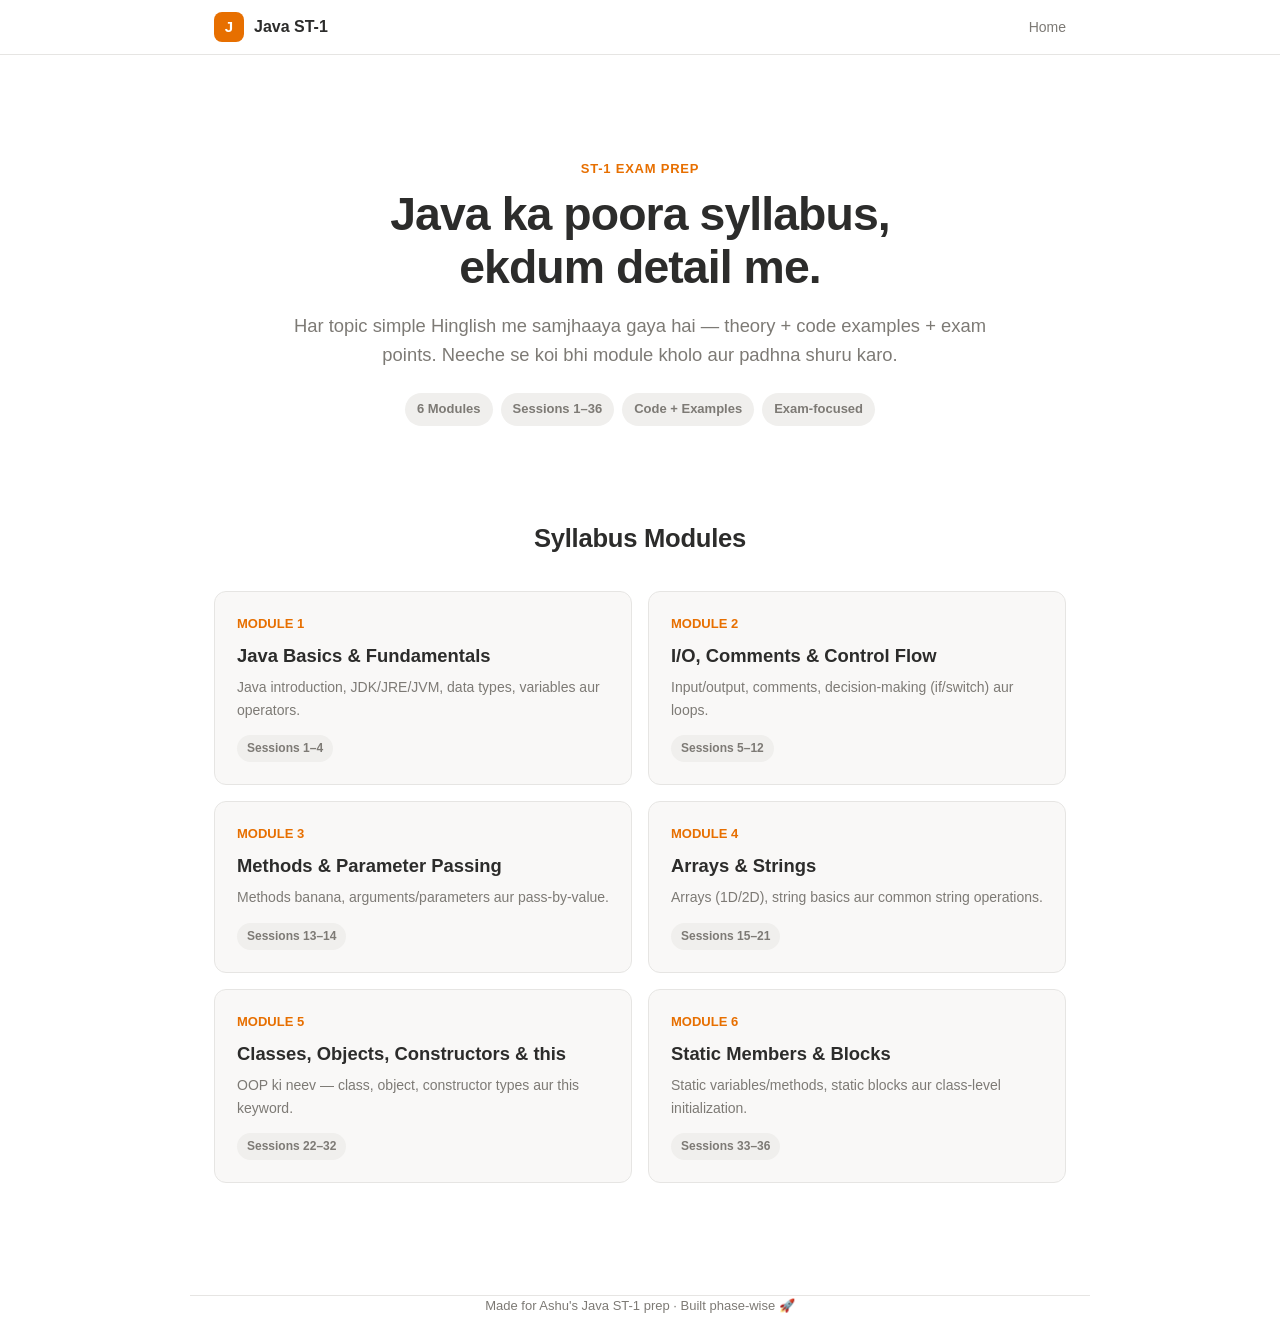
<file: index.html>
<!DOCTYPE html>
<html lang="en">
<head>
<meta charset="UTF-8">
<meta name="viewport" content="width=device-width, initial-scale=1.0">
<title>Java ST-1 Study Guide: Comprehensive Resource for Exam Prep</title>
<meta name="description" content="Java ST-1 syllabus ko detail me samjhane wali study website — Hinglish notes, code examples aur exam points.">
<link rel="stylesheet" href="css/style.css">
</head>
<body>
<nav class="nav">
  <div class="nav-in">
    <a class="brand" href="index.html"><span class="logo">J</span> Java ST-1</a>
    <span class="spacer"></span>
    <a class="home-link" href="index.html">Home</a>
  </div>
</nav>
<main>
  <section class="wrap hero">
    <div class="eyebrow">ST-1 Exam Prep</div>
    <h1>Java ka poora syllabus,<br>ekdum detail me.</h1>
    <p class="lead">Har topic simple Hinglish me samjhaaya gaya hai — theory + code examples + exam points. Neeche se koi bhi module kholo aur padhna shuru karo.</p>
    <div class="hero-badges">
      <span class="badge">6 Modules</span>
      <span class="badge">Sessions 1–36</span>
      <span class="badge">Code + Examples</span>
      <span class="badge">Exam-focused</span>
    </div>
  </section>

  <section class="wrap">
    <h2 style="text-align:center;border:0">Syllabus Modules</h2>
    <div class="grid">
      <a class="card" href="intro.html" data-reveal>
        <div class="num">MODULE 1</div>
        <h3>Java Basics & Fundamentals</h3>
        <p>Java introduction, JDK/JRE/JVM, data types, variables aur operators.</p>
        <span class="sess">Sessions 1–4</span>
      </a>
      <a class="card" href="control-flow.html" data-reveal>
        <div class="num">MODULE 2</div>
        <h3>I/O, Comments & Control Flow</h3>
        <p>Input/output, comments, decision-making (if/switch) aur loops.</p>
        <span class="sess">Sessions 5–12</span>
      </a>
      <a class="card" href="methods.html" data-reveal>
        <div class="num">MODULE 3</div>
        <h3>Methods & Parameter Passing</h3>
        <p>Methods banana, arguments/parameters aur pass-by-value.</p>
        <span class="sess">Sessions 13–14</span>
      </a>
      <a class="card" href="arrays-strings.html" data-reveal>
        <div class="num">MODULE 4</div>
        <h3>Arrays & Strings</h3>
        <p>Arrays (1D/2D), string basics aur common string operations.</p>
        <span class="sess">Sessions 15–21</span>
      </a>
      <a class="card" href="oop.html" data-reveal>
        <div class="num">MODULE 5</div>
        <h3>Classes, Objects, Constructors & this</h3>
        <p>OOP ki neev — class, object, constructor types aur this keyword.</p>
        <span class="sess">Sessions 22–32</span>
      </a>
      <a class="card" href="static.html" data-reveal>
        <div class="num">MODULE 6</div>
        <h3>Static Members & Blocks</h3>
        <p>Static variables/methods, static blocks aur class-level initialization.</p>
        <span class="sess">Sessions 33–36</span>
      </a>
    </div>
  </section>
</main>
<footer class="wrap">Made for Ashu's Java ST-1 prep · Built phase-wise 🚀</footer>
<script src="js/main.js"></script>
</body>
</html>
</file>
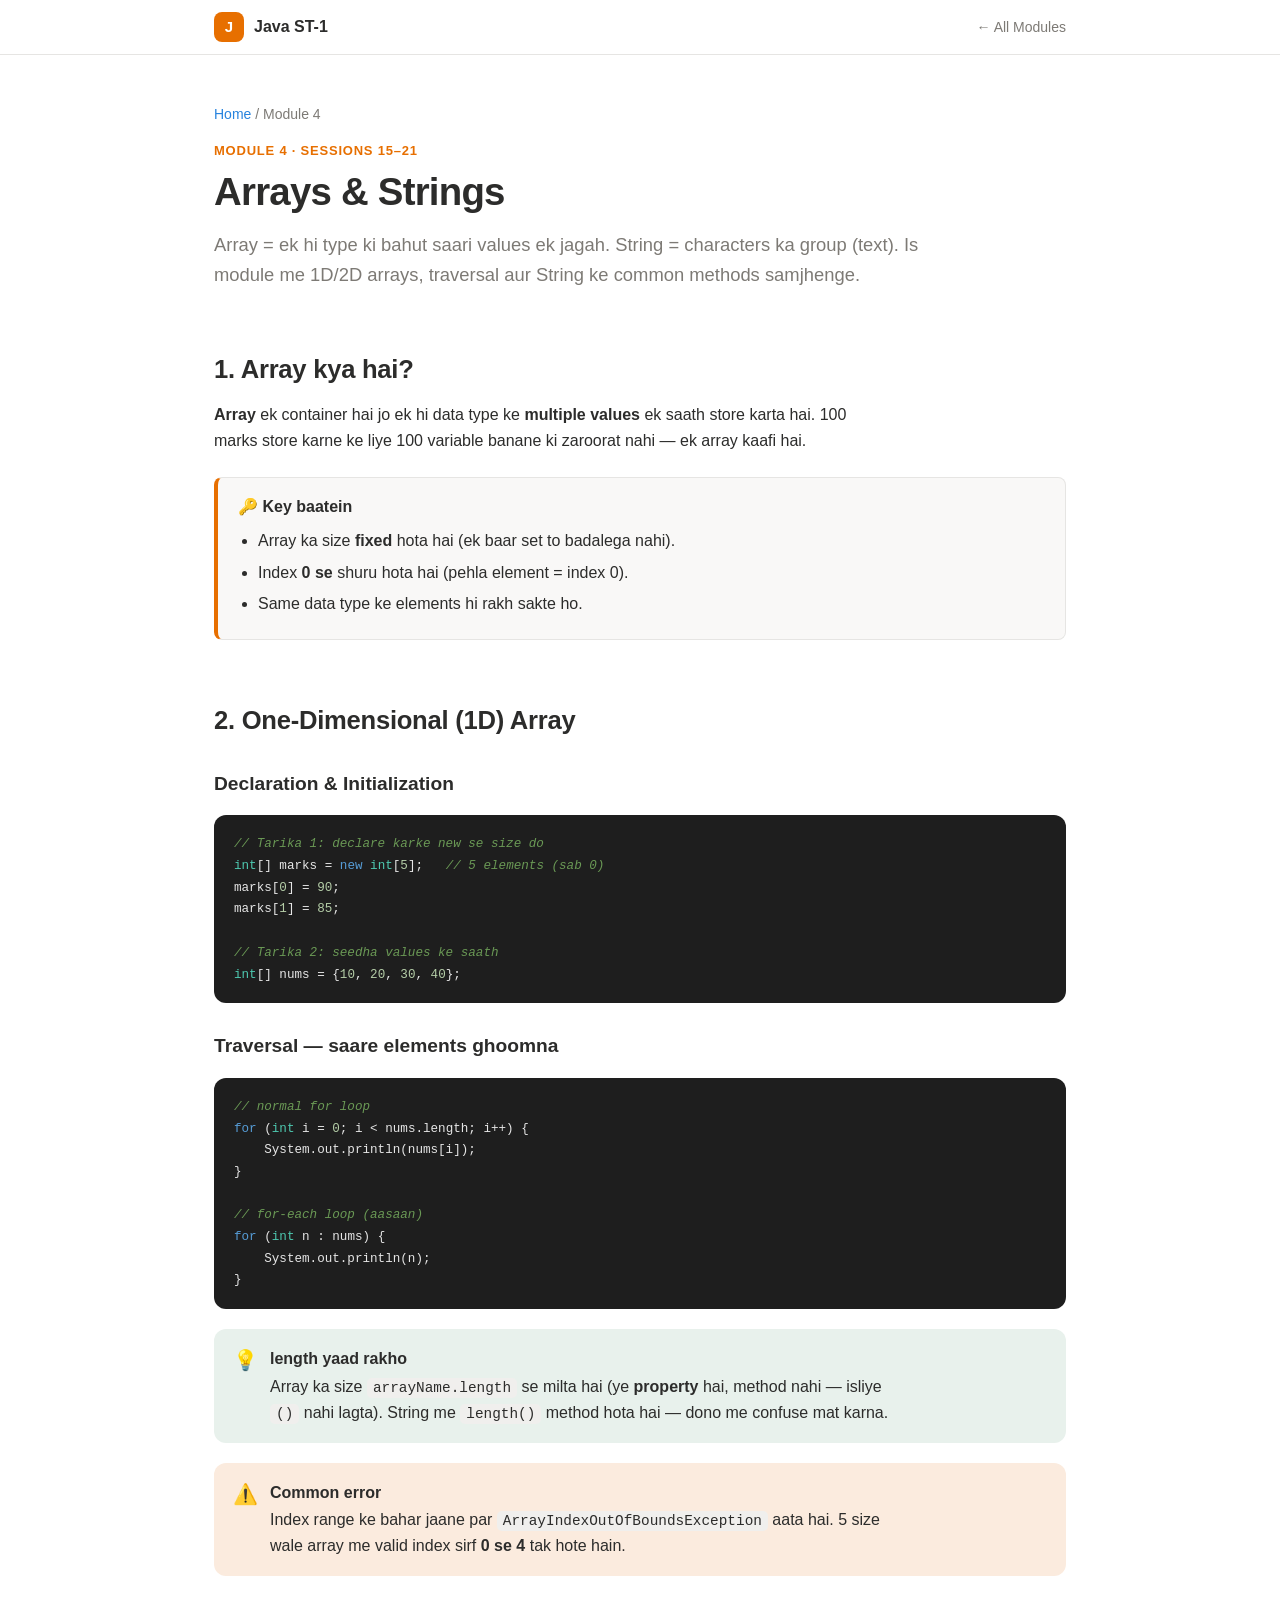
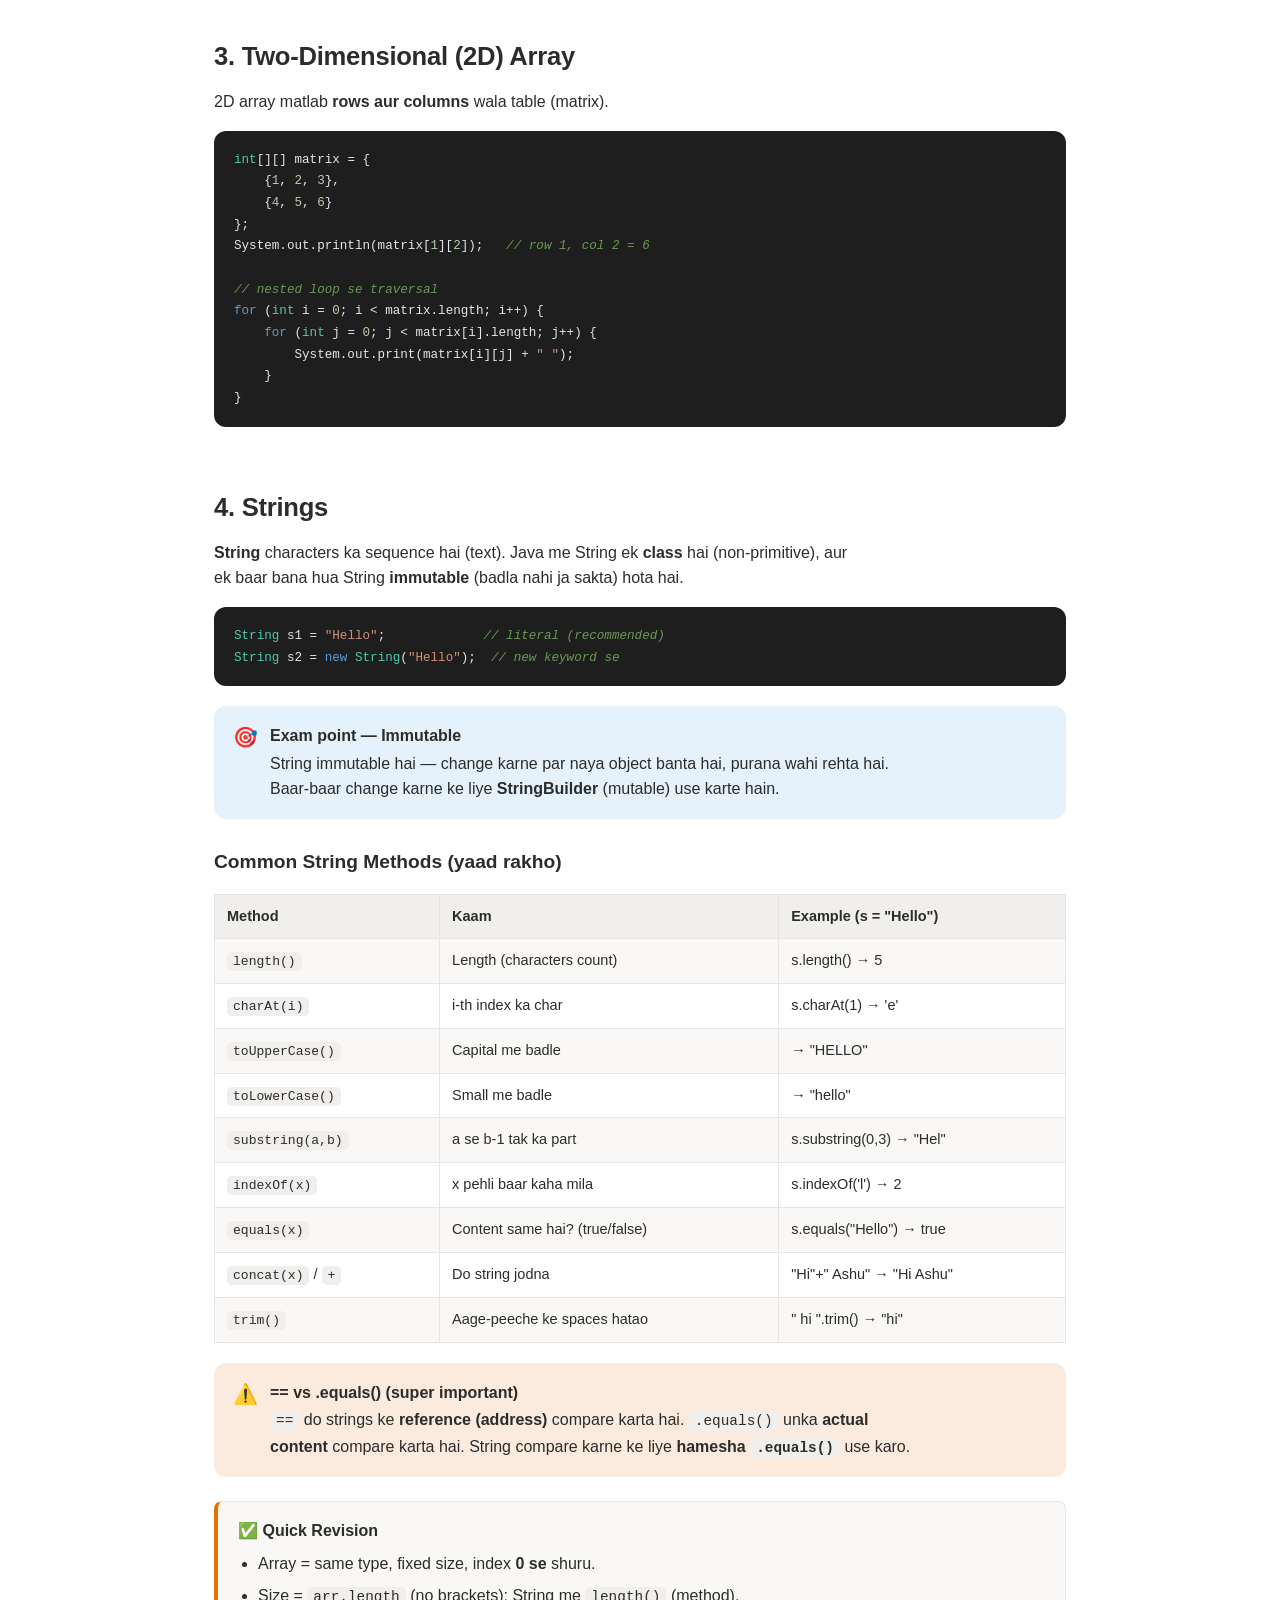
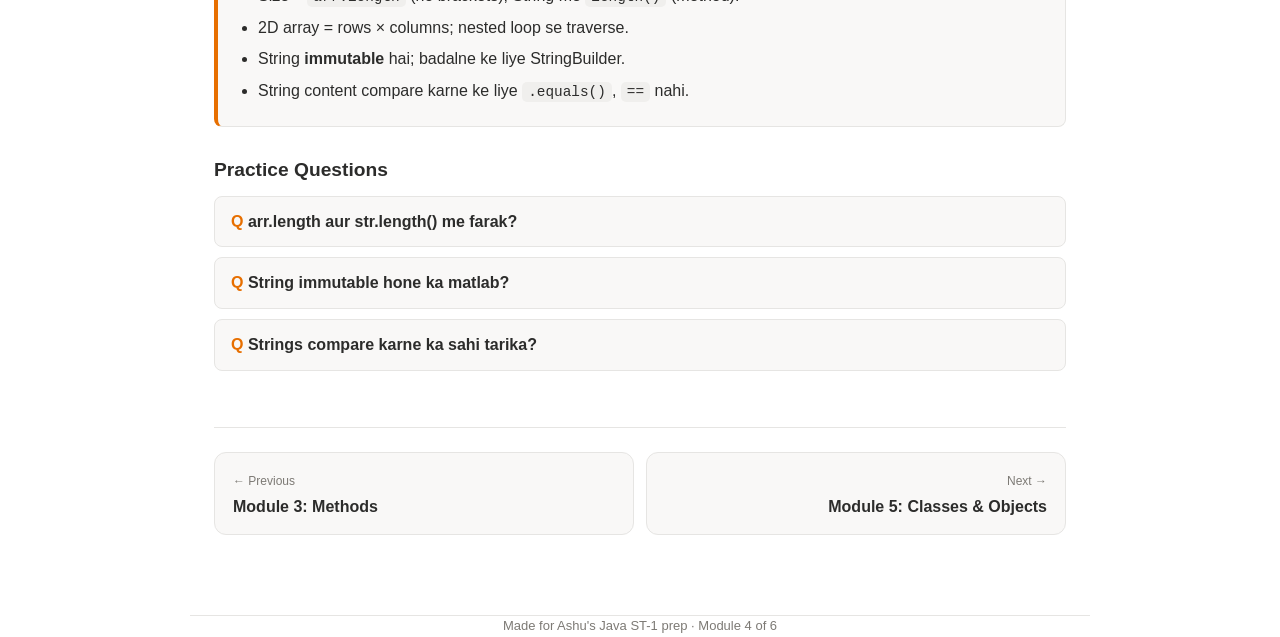
<file: arrays-strings.html>
<!DOCTYPE html>
<html lang="en">
<head>
<meta charset="UTF-8">
<meta name="viewport" content="width=device-width, initial-scale=1.0">
<title>Module 4 — Arrays & Strings | Java ST-1</title>
<meta name="description" content="Arrays (1D/2D), array traversal, aur String basics + common String methods — detail me Hinglish notes.">
<link rel="stylesheet" href="css/style.css">
</head>
<body>
<nav class="nav">
  <div class="nav-in">
    <a class="brand" href="index.html"><span class="logo">J</span> Java ST-1</a>
    <span class="spacer"></span>
    <a class="home-link" href="index.html">← All Modules</a>
  </div>
</nav>
<main>
<div class="wrap">
  <div class="crumbs"><a href="index.html">Home</a> / Module 4</div>
  <div class="eyebrow">Module 4 · Sessions 15–21</div>
  <h1>Arrays & Strings</h1>
  <p class="lead">Array = ek hi type ki bahut saari values ek jagah. String = characters ka group (text). Is module me 1D/2D arrays, traversal aur String ke common methods samjhenge.</p>

  <h2 id="array">1. Array kya hai?</h2>
  <p><strong>Array</strong> ek container hai jo ek hi data type ke <strong>multiple values</strong> ek saath store karta hai. 100 marks store karne ke liye 100 variable banane ki zaroorat nahi — ek array kaafi hai.</p>
  <div class="keybox"><h4>🔑 Key baatein</h4><ul>
    <li>Array ka size <strong>fixed</strong> hota hai (ek baar set to badalega nahi).</li>
    <li>Index <strong>0 se</strong> shuru hota hai (pehla element = index 0).</li>
    <li>Same data type ke elements hi rakh sakte ho.</li>
  </ul></div>

  <h2 id="1d">2. One-Dimensional (1D) Array</h2>
  <h3>Declaration & Initialization</h3>
  <pre><code><span class="tok-com">// Tarika 1: declare karke new se size do</span>
<span class="tok-type">int</span>[] marks = <span class="tok-key">new</span> <span class="tok-type">int</span>[<span class="tok-num">5</span>];   <span class="tok-com">// 5 elements (sab 0)</span>
marks[<span class="tok-num">0</span>] = <span class="tok-num">90</span>;
marks[<span class="tok-num">1</span>] = <span class="tok-num">85</span>;

<span class="tok-com">// Tarika 2: seedha values ke saath</span>
<span class="tok-type">int</span>[] nums = {<span class="tok-num">10</span>, <span class="tok-num">20</span>, <span class="tok-num">30</span>, <span class="tok-num">40</span>};</code></pre>
  <h3>Traversal — saare elements ghoomna</h3>
  <pre><code><span class="tok-com">// normal for loop</span>
<span class="tok-key">for</span> (<span class="tok-type">int</span> i = <span class="tok-num">0</span>; i &lt; nums.length; i++) {
    System.out.println(nums[i]);
}

<span class="tok-com">// for-each loop (aasaan)</span>
<span class="tok-key">for</span> (<span class="tok-type">int</span> n : nums) {
    System.out.println(n);
}</code></pre>
  <div class="callout tip"><span class="ico">💡</span><div><div class="t">length yaad rakho</div><p>Array ka size <code>arrayName.length</code> se milta hai (ye <strong>property</strong> hai, method nahi — isliye <code>()</code> nahi lagta). String me <code>length()</code> method hota hai — dono me confuse mat karna.</p></div></div>
  <div class="callout warn"><span class="ico">⚠️</span><div><div class="t">Common error</div><p>Index range ke bahar jaane par <code>ArrayIndexOutOfBoundsException</code> aata hai. 5 size wale array me valid index sirf <strong>0 se 4</strong> tak hote hain.</p></div></div>

  <h2 id="2d">3. Two-Dimensional (2D) Array</h2>
  <p>2D array matlab <strong>rows aur columns</strong> wala table (matrix). </p>
  <pre><code><span class="tok-type">int</span>[][] matrix = {
    {<span class="tok-num">1</span>, <span class="tok-num">2</span>, <span class="tok-num">3</span>},
    {<span class="tok-num">4</span>, <span class="tok-num">5</span>, <span class="tok-num">6</span>}
};
System.out.println(matrix[<span class="tok-num">1</span>][<span class="tok-num">2</span>]);   <span class="tok-com">// row 1, col 2 = 6</span>

<span class="tok-com">// nested loop se traversal</span>
<span class="tok-key">for</span> (<span class="tok-type">int</span> i = <span class="tok-num">0</span>; i &lt; matrix.length; i++) {
    <span class="tok-key">for</span> (<span class="tok-type">int</span> j = <span class="tok-num">0</span>; j &lt; matrix[i].length; j++) {
        System.out.print(matrix[i][j] + <span class="tok-str">" "</span>);
    }
}</code></pre>

  <h2 id="string">4. Strings</h2>
  <p><strong>String</strong> characters ka sequence hai (text). Java me String ek <strong>class</strong> hai (non-primitive), aur ek baar bana hua String <strong>immutable</strong> (badla nahi ja sakta) hota hai.</p>
  <pre><code><span class="tok-type">String</span> s1 = <span class="tok-str">"Hello"</span>;             <span class="tok-com">// literal (recommended)</span>
<span class="tok-type">String</span> s2 = <span class="tok-key">new</span> <span class="tok-type">String</span>(<span class="tok-str">"Hello"</span>);  <span class="tok-com">// new keyword se</span></code></pre>
  <div class="callout exam"><span class="ico">🎯</span><div><div class="t">Exam point — Immutable</div><p>String immutable hai — change karne par naya object banta hai, purana wahi rehta hai. Baar-baar change karne ke liye <strong>StringBuilder</strong> (mutable) use karte hain.</p></div></div>

  <h3>Common String Methods (yaad rakho)</h3>
  <div class="table-wrap"><table>
    <tr><th>Method</th><th>Kaam</th><th>Example (s = "Hello")</th></tr>
    <tr><td><code>length()</code></td><td>Length (characters count)</td><td>s.length() &rarr; 5</td></tr>
    <tr><td><code>charAt(i)</code></td><td>i-th index ka char</td><td>s.charAt(1) &rarr; 'e'</td></tr>
    <tr><td><code>toUpperCase()</code></td><td>Capital me badle</td><td>&rarr; "HELLO"</td></tr>
    <tr><td><code>toLowerCase()</code></td><td>Small me badle</td><td>&rarr; "hello"</td></tr>
    <tr><td><code>substring(a,b)</code></td><td>a se b-1 tak ka part</td><td>s.substring(0,3) &rarr; "Hel"</td></tr>
    <tr><td><code>indexOf(x)</code></td><td>x pehli baar kaha mila</td><td>s.indexOf('l') &rarr; 2</td></tr>
    <tr><td><code>equals(x)</code></td><td>Content same hai? (true/false)</td><td>s.equals("Hello") &rarr; true</td></tr>
    <tr><td><code>concat(x)</code> / <code>+</code></td><td>Do string jodna</td><td>"Hi"+" Ashu" &rarr; "Hi Ashu"</td></tr>
    <tr><td><code>trim()</code></td><td>Aage-peeche ke spaces hatao</td><td>" hi ".trim() &rarr; "hi"</td></tr>
  </table></div>

  <div class="callout warn"><span class="ico">⚠️</span><div><div class="t">== vs .equals() (super important)</div><p><code>==</code> do strings ke <strong>reference (address)</strong> compare karta hai. <code>.equals()</code> unka <strong>actual content</strong> compare karta hai. String compare karne ke liye <strong>hamesha <code>.equals()</code></strong> use karo.</p></div></div>

  <div class="keybox"><h4>✅ Quick Revision</h4><ul>
    <li>Array = same type, fixed size, index <strong>0 se</strong> shuru.</li>
    <li>Size = <code>arr.length</code> (no brackets); String me <code>length()</code> (method).</li>
    <li>2D array = rows &times; columns; nested loop se traverse.</li>
    <li>String <strong>immutable</strong> hai; badalne ke liye StringBuilder.</li>
    <li>String content compare karne ke liye <code>.equals()</code>, <code>==</code> nahi.</li>
  </ul></div>

  <h3>Practice Questions</h3>
  <details class="qa"><summary>arr.length aur str.length() me farak?</summary><div class="a">Array me <code>length</code> ek <strong>property</strong> hai (bracket nahi). String me <code>length()</code> ek <strong>method</strong> hai (bracket lagti hai).</div></details>
  <details class="qa"><summary>String immutable hone ka matlab?</summary><div class="a">Ek baar bana String change nahi hota. Change karne par naya object banta hai. Isliye bahut changes ke liye StringBuilder better hai.</div></details>
  <details class="qa"><summary>Strings compare karne ka sahi tarika?</summary><div class="a"><code>.equals()</code> use karo — wo content compare karta hai. <code>==</code> sirf reference compare karta hai, jo galat result de sakta hai.</div></details>

  <div class="pager">
    <a href="methods.html"><span class="dir">← Previous</span><span class="t2">Module 3: Methods</span></a>
    <a class="nx" href="oop.html"><span class="dir">Next →</span><span class="t2">Module 5: Classes & Objects</span></a>
  </div>
</div>
</main>
<footer class="wrap">Made for Ashu's Java ST-1 prep · Module 4 of 6</footer>
<script src="js/main.js"></script>
</body>
</html>
</file>
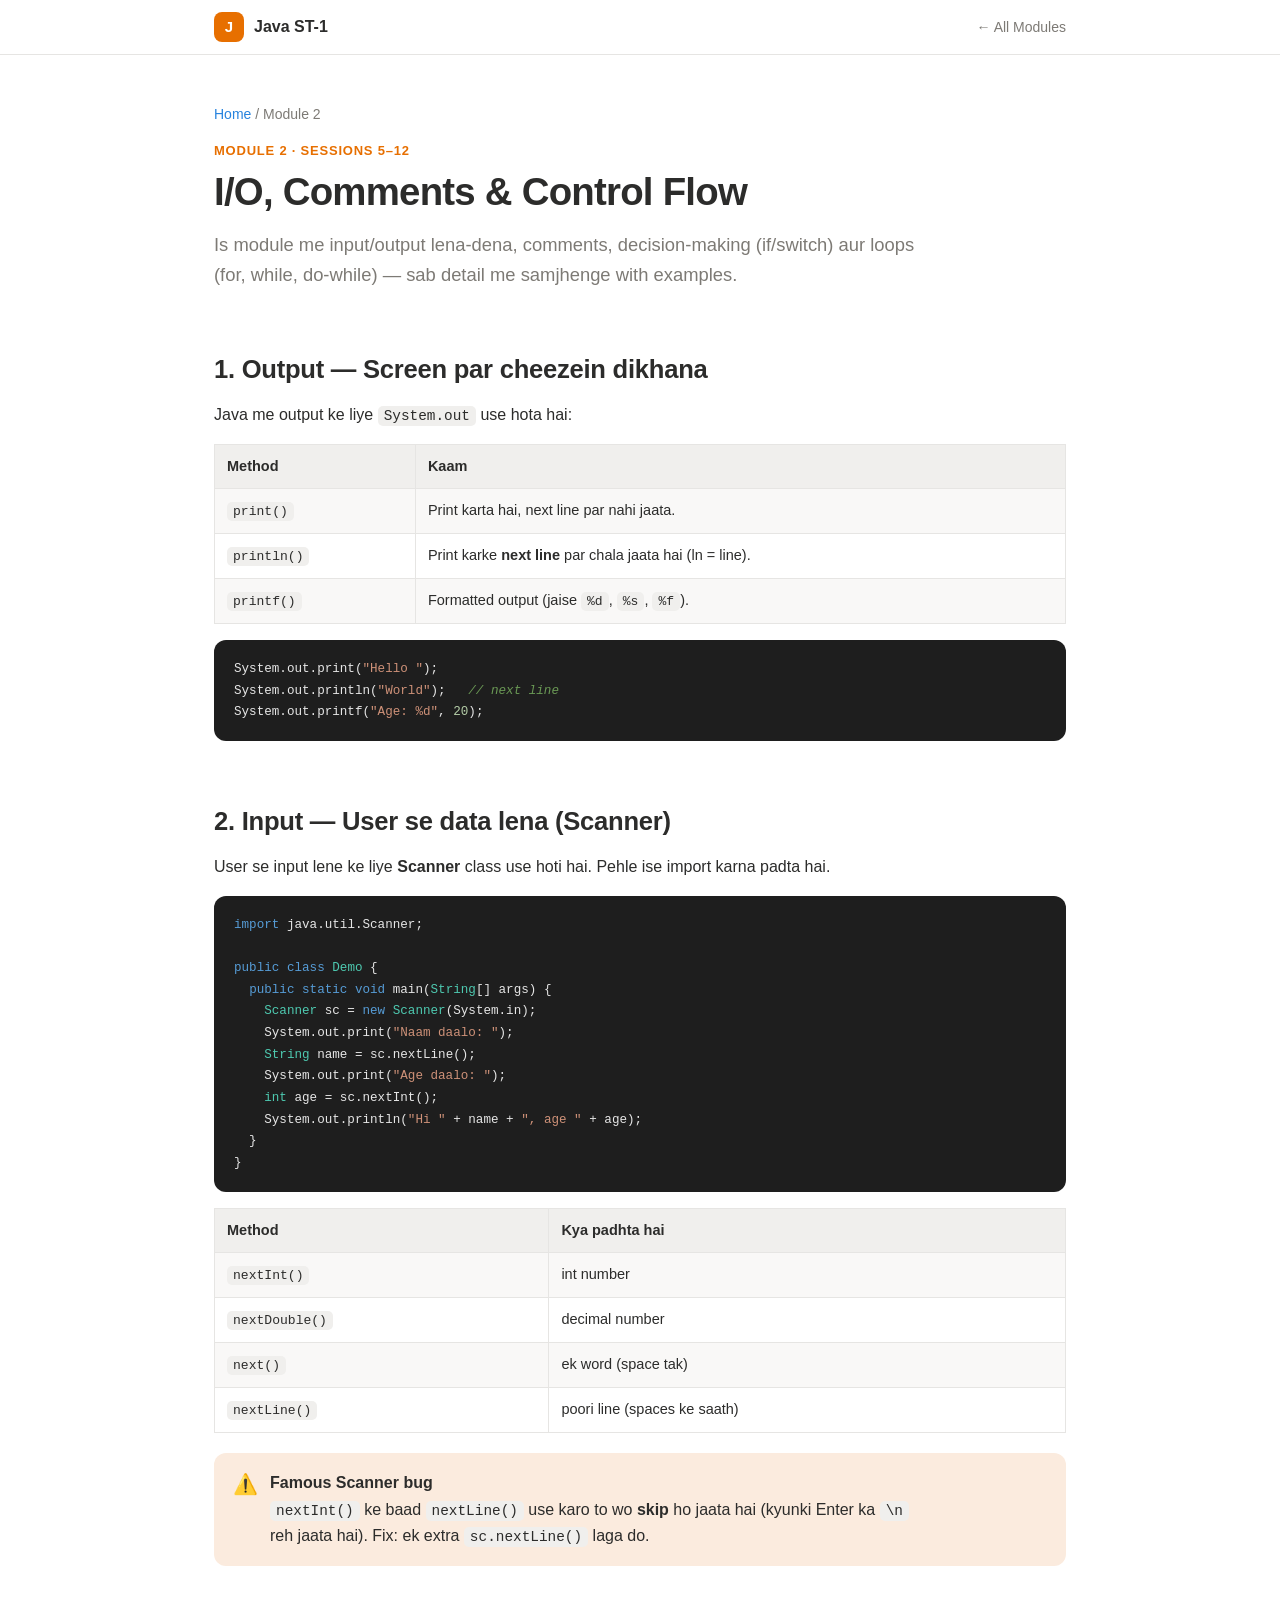
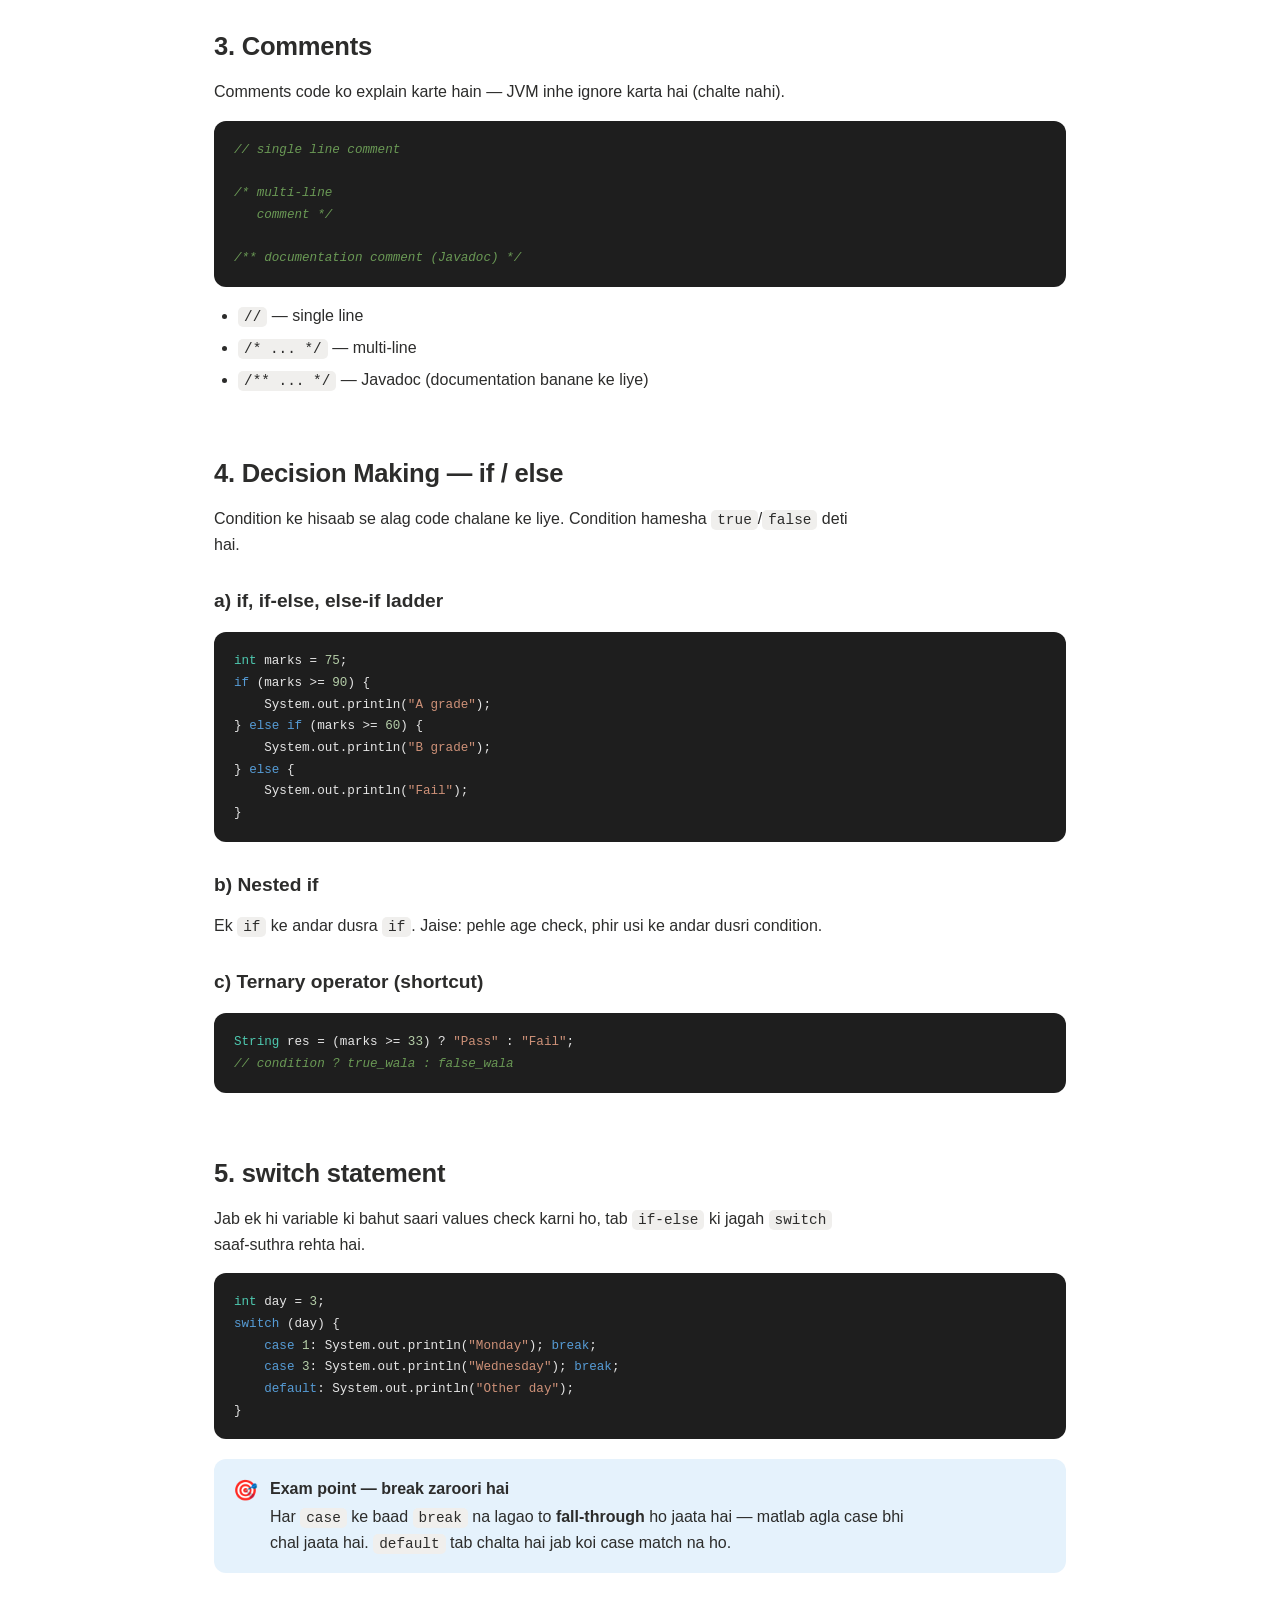
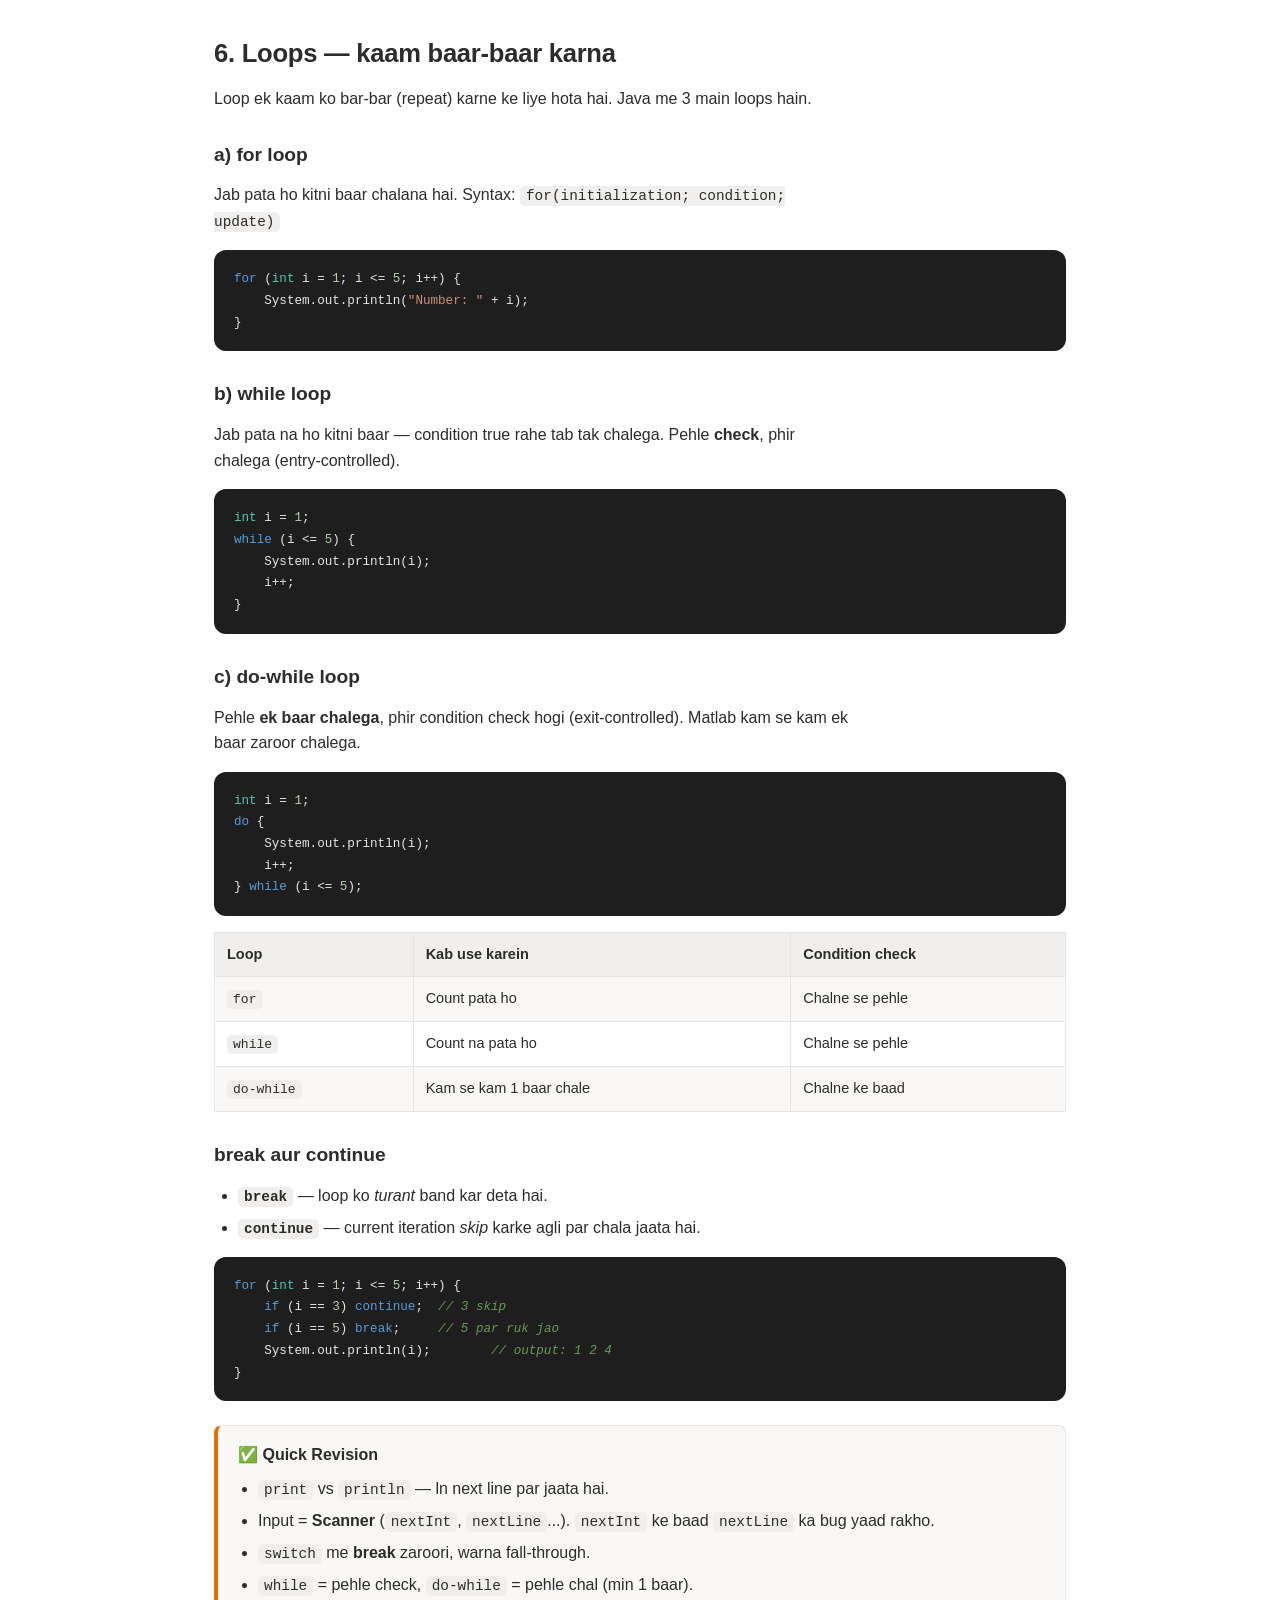
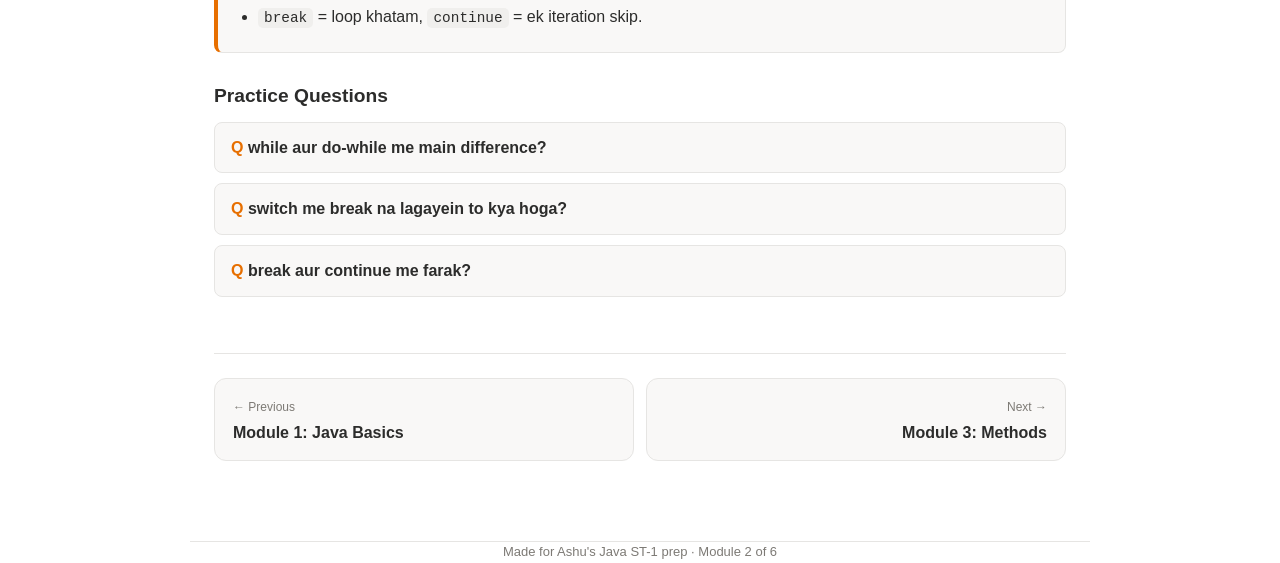
<file: control-flow.html>
<!DOCTYPE html>
<html lang="en">
<head>
<meta charset="UTF-8">
<meta name="viewport" content="width=device-width, initial-scale=1.0">
<title>Module 2 — I/O, Comments & Control Flow | Java ST-1</title>
<meta name="description" content="Input/output, comments, if-else, switch aur loops (for, while, do-while) — detail me Hinglish notes.">
<link rel="stylesheet" href="css/style.css">
</head>
<body>
<nav class="nav">
  <div class="nav-in">
    <a class="brand" href="index.html"><span class="logo">J</span> Java ST-1</a>
    <span class="spacer"></span>
    <a class="home-link" href="index.html">← All Modules</a>
  </div>
</nav>
<main>
<div class="wrap">
  <div class="crumbs"><a href="index.html">Home</a> / Module 2</div>
  <div class="eyebrow">Module 2 · Sessions 5–12</div>
  <h1>I/O, Comments & Control Flow</h1>
  <p class="lead">Is module me input/output lena-dena, comments, decision-making (if/switch) aur loops (for, while, do-while) — sab detail me samjhenge with examples.</p>

  <h2 id="output">1. Output — Screen par cheezein dikhana</h2>
  <p>Java me output ke liye <code>System.out</code> use hota hai:</p>
  <div class="table-wrap"><table>
    <tr><th>Method</th><th>Kaam</th></tr>
    <tr><td><code>print()</code></td><td>Print karta hai, next line par nahi jaata.</td></tr>
    <tr><td><code>println()</code></td><td>Print karke <strong>next line</strong> par chala jaata hai (ln = line).</td></tr>
    <tr><td><code>printf()</code></td><td>Formatted output (jaise <code>%d</code>, <code>%s</code>, <code>%f</code>).</td></tr>
  </table></div>
  <pre><code>System.out.print(<span class="tok-str">"Hello "</span>);
System.out.println(<span class="tok-str">"World"</span>);   <span class="tok-com">// next line</span>
System.out.printf(<span class="tok-str">"Age: %d"</span>, <span class="tok-num">20</span>);</code></pre>

  <h2 id="input">2. Input — User se data lena (Scanner)</h2>
  <p>User se input lene ke liye <strong>Scanner</strong> class use hoti hai. Pehle ise import karna padta hai.</p>
  <pre><code><span class="tok-key">import</span> java.util.Scanner;

<span class="tok-key">public class</span> <span class="tok-type">Demo</span> {
  <span class="tok-key">public static void</span> main(<span class="tok-type">String</span>[] args) {
    <span class="tok-type">Scanner</span> sc = <span class="tok-key">new</span> <span class="tok-type">Scanner</span>(System.in);
    System.out.print(<span class="tok-str">"Naam daalo: "</span>);
    <span class="tok-type">String</span> name = sc.nextLine();
    System.out.print(<span class="tok-str">"Age daalo: "</span>);
    <span class="tok-type">int</span> age = sc.nextInt();
    System.out.println(<span class="tok-str">"Hi "</span> + name + <span class="tok-str">", age "</span> + age);
  }
}</code></pre>
  <div class="table-wrap"><table>
    <tr><th>Method</th><th>Kya padhta hai</th></tr>
    <tr><td><code>nextInt()</code></td><td>int number</td></tr>
    <tr><td><code>nextDouble()</code></td><td>decimal number</td></tr>
    <tr><td><code>next()</code></td><td>ek word (space tak)</td></tr>
    <tr><td><code>nextLine()</code></td><td>poori line (spaces ke saath)</td></tr>
  </table></div>
  <div class="callout warn"><span class="ico">⚠️</span><div><div class="t">Famous Scanner bug</div><p><code>nextInt()</code> ke baad <code>nextLine()</code> use karo to wo <strong>skip</strong> ho jaata hai (kyunki Enter ka <code>\n</code> reh jaata hai). Fix: ek extra <code>sc.nextLine()</code> laga do.</p></div></div>

  <h2 id="comments">3. Comments</h2>
  <p>Comments code ko explain karte hain — JVM inhe ignore karta hai (chalte nahi).</p>
  <pre><code><span class="tok-com">// single line comment</span>

<span class="tok-com">/* multi-line
   comment */</span>

<span class="tok-com">/** documentation comment (Javadoc) */</span></code></pre>
  <ul>
    <li><code>//</code> — single line</li>
    <li><code>/* ... */</code> — multi-line</li>
    <li><code>/** ... */</code> — Javadoc (documentation banane ke liye)</li>
  </ul>

  <h2 id="if">4. Decision Making — if / else</h2>
  <p>Condition ke hisaab se alag code chalane ke liye. Condition hamesha <code>true</code>/<code>false</code> deti hai.</p>
  <h3>a) if, if-else, else-if ladder</h3>
  <pre><code><span class="tok-type">int</span> marks = <span class="tok-num">75</span>;
<span class="tok-key">if</span> (marks &gt;= <span class="tok-num">90</span>) {
    System.out.println(<span class="tok-str">"A grade"</span>);
} <span class="tok-key">else if</span> (marks &gt;= <span class="tok-num">60</span>) {
    System.out.println(<span class="tok-str">"B grade"</span>);
} <span class="tok-key">else</span> {
    System.out.println(<span class="tok-str">"Fail"</span>);
}</code></pre>
  <h3>b) Nested if</h3>
  <p>Ek <code>if</code> ke andar dusra <code>if</code>. Jaise: pehle age check, phir usi ke andar dusri condition.</p>
  <h3>c) Ternary operator (shortcut)</h3>
  <pre><code><span class="tok-type">String</span> res = (marks &gt;= <span class="tok-num">33</span>) ? <span class="tok-str">"Pass"</span> : <span class="tok-str">"Fail"</span>;
<span class="tok-com">// condition ? true_wala : false_wala</span></code></pre>

  <h2 id="switch">5. switch statement</h2>
  <p>Jab ek hi variable ki bahut saari values check karni ho, tab <code>if-else</code> ki jagah <code>switch</code> saaf-suthra rehta hai.</p>
  <pre><code><span class="tok-type">int</span> day = <span class="tok-num">3</span>;
<span class="tok-key">switch</span> (day) {
    <span class="tok-key">case</span> <span class="tok-num">1</span>: System.out.println(<span class="tok-str">"Monday"</span>); <span class="tok-key">break</span>;
    <span class="tok-key">case</span> <span class="tok-num">3</span>: System.out.println(<span class="tok-str">"Wednesday"</span>); <span class="tok-key">break</span>;
    <span class="tok-key">default</span>: System.out.println(<span class="tok-str">"Other day"</span>);
}</code></pre>
  <div class="callout exam"><span class="ico">🎯</span><div><div class="t">Exam point — break zaroori hai</div><p>Har <code>case</code> ke baad <code>break</code> na lagao to <strong>fall-through</strong> ho jaata hai — matlab agla case bhi chal jaata hai. <code>default</code> tab chalta hai jab koi case match na ho.</p></div></div>

  <h2 id="loops">6. Loops — kaam baar-baar karna</h2>
  <p>Loop ek kaam ko bar-bar (repeat) karne ke liye hota hai. Java me 3 main loops hain.</p>
  <h3>a) for loop</h3>
  <p>Jab pata ho kitni baar chalana hai. Syntax: <code>for(initialization; condition; update)</code></p>
  <pre><code><span class="tok-key">for</span> (<span class="tok-type">int</span> i = <span class="tok-num">1</span>; i &lt;= <span class="tok-num">5</span>; i++) {
    System.out.println(<span class="tok-str">"Number: "</span> + i);
}</code></pre>
  <h3>b) while loop</h3>
  <p>Jab pata na ho kitni baar — condition true rahe tab tak chalega. Pehle <strong>check</strong>, phir chalega (entry-controlled).</p>
  <pre><code><span class="tok-type">int</span> i = <span class="tok-num">1</span>;
<span class="tok-key">while</span> (i &lt;= <span class="tok-num">5</span>) {
    System.out.println(i);
    i++;
}</code></pre>
  <h3>c) do-while loop</h3>
  <p>Pehle <strong>ek baar chalega</strong>, phir condition check hogi (exit-controlled). Matlab kam se kam ek baar zaroor chalega.</p>
  <pre><code><span class="tok-type">int</span> i = <span class="tok-num">1</span>;
<span class="tok-key">do</span> {
    System.out.println(i);
    i++;
} <span class="tok-key">while</span> (i &lt;= <span class="tok-num">5</span>);</code></pre>
  <div class="table-wrap"><table>
    <tr><th>Loop</th><th>Kab use karein</th><th>Condition check</th></tr>
    <tr><td><code>for</code></td><td>Count pata ho</td><td>Chalne se pehle</td></tr>
    <tr><td><code>while</code></td><td>Count na pata ho</td><td>Chalne se pehle</td></tr>
    <tr><td><code>do-while</code></td><td>Kam se kam 1 baar chale</td><td>Chalne ke baad</td></tr>
  </table></div>

  <h3>break aur continue</h3>
  <ul>
    <li><strong><code>break</code></strong> — loop ko <em>turant</em> band kar deta hai.</li>
    <li><strong><code>continue</code></strong> — current iteration <em>skip</em> karke agli par chala jaata hai.</li>
  </ul>
  <pre><code><span class="tok-key">for</span> (<span class="tok-type">int</span> i = <span class="tok-num">1</span>; i &lt;= <span class="tok-num">5</span>; i++) {
    <span class="tok-key">if</span> (i == <span class="tok-num">3</span>) <span class="tok-key">continue</span>;  <span class="tok-com">// 3 skip</span>
    <span class="tok-key">if</span> (i == <span class="tok-num">5</span>) <span class="tok-key">break</span>;     <span class="tok-com">// 5 par ruk jao</span>
    System.out.println(i);        <span class="tok-com">// output: 1 2 4</span>
}</code></pre>

  <div class="keybox"><h4>✅ Quick Revision</h4><ul>
    <li><code>print</code> vs <code>println</code> — ln next line par jaata hai.</li>
    <li>Input = <strong>Scanner</strong> (<code>nextInt</code>, <code>nextLine</code>...). <code>nextInt</code> ke baad <code>nextLine</code> ka bug yaad rakho.</li>
    <li><code>switch</code> me <strong>break</strong> zaroori, warna fall-through.</li>
    <li><code>while</code> = pehle check, <code>do-while</code> = pehle chal (min 1 baar).</li>
    <li><code>break</code> = loop khatam, <code>continue</code> = ek iteration skip.</li>
  </ul></div>

  <h3>Practice Questions</h3>
  <details class="qa"><summary>while aur do-while me main difference?</summary><div class="a"><code>while</code> pehle condition check karta hai, isliye condition false ho to <strong>ek baar bhi nahi</strong> chalega. <code>do-while</code> pehle body chalata hai, isliye <strong>kam se kam ek baar</strong> zaroor chalega.</div></details>
  <details class="qa"><summary>switch me break na lagayein to kya hoga?</summary><div class="a"><strong>Fall-through</strong> hoga — matched case ke baad ke saare cases bhi chal jaayenge jab tak break/end na aaye.</div></details>
  <details class="qa"><summary>break aur continue me farak?</summary><div class="a"><code>break</code> poora loop band kar deta hai. <code>continue</code> sirf current chakkar (iteration) skip karke agle par jaata hai.</div></details>

  <div class="pager">
    <a href="intro.html"><span class="dir">← Previous</span><span class="t2">Module 1: Java Basics</span></a>
    <a class="nx" href="methods.html"><span class="dir">Next →</span><span class="t2">Module 3: Methods</span></a>
  </div>
</div>
</main>
<footer class="wrap">Made for Ashu's Java ST-1 prep · Module 2 of 6</footer>
<script src="js/main.js"></script>
</body>
</html>
</file>
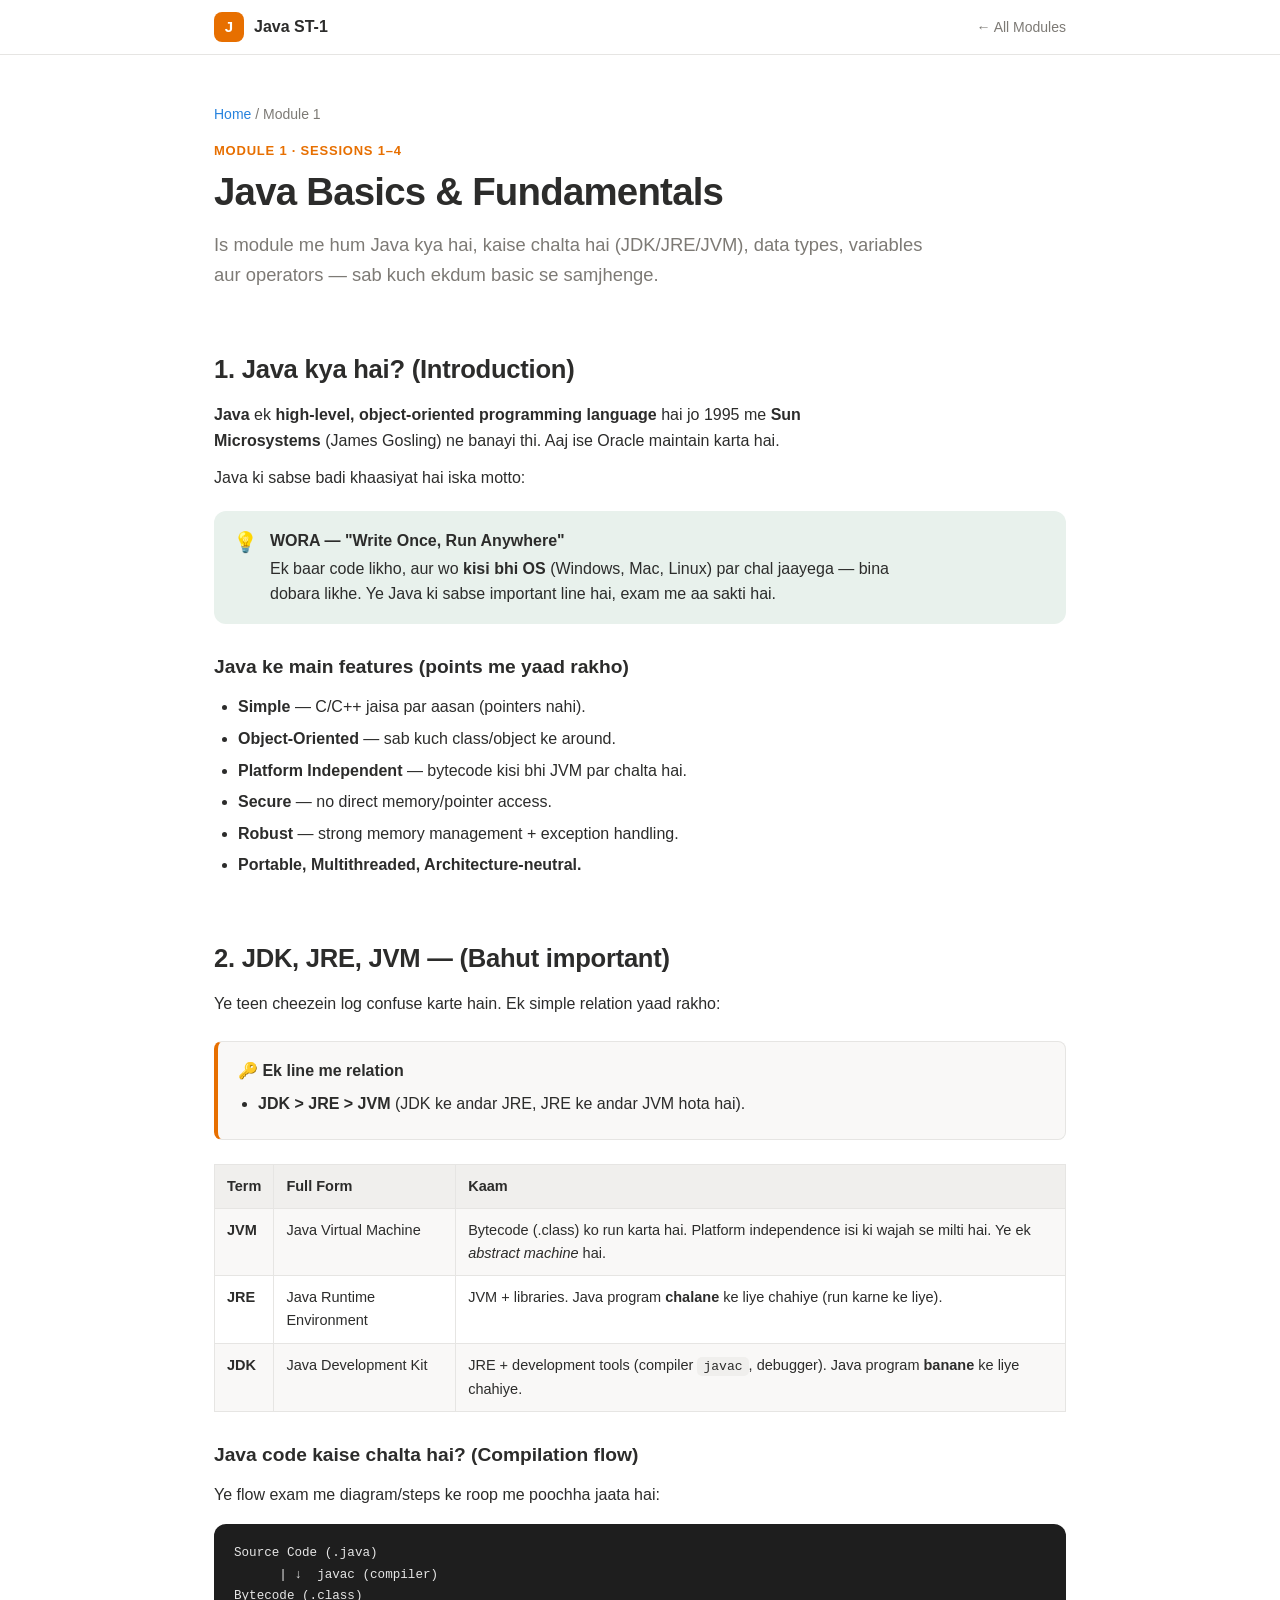
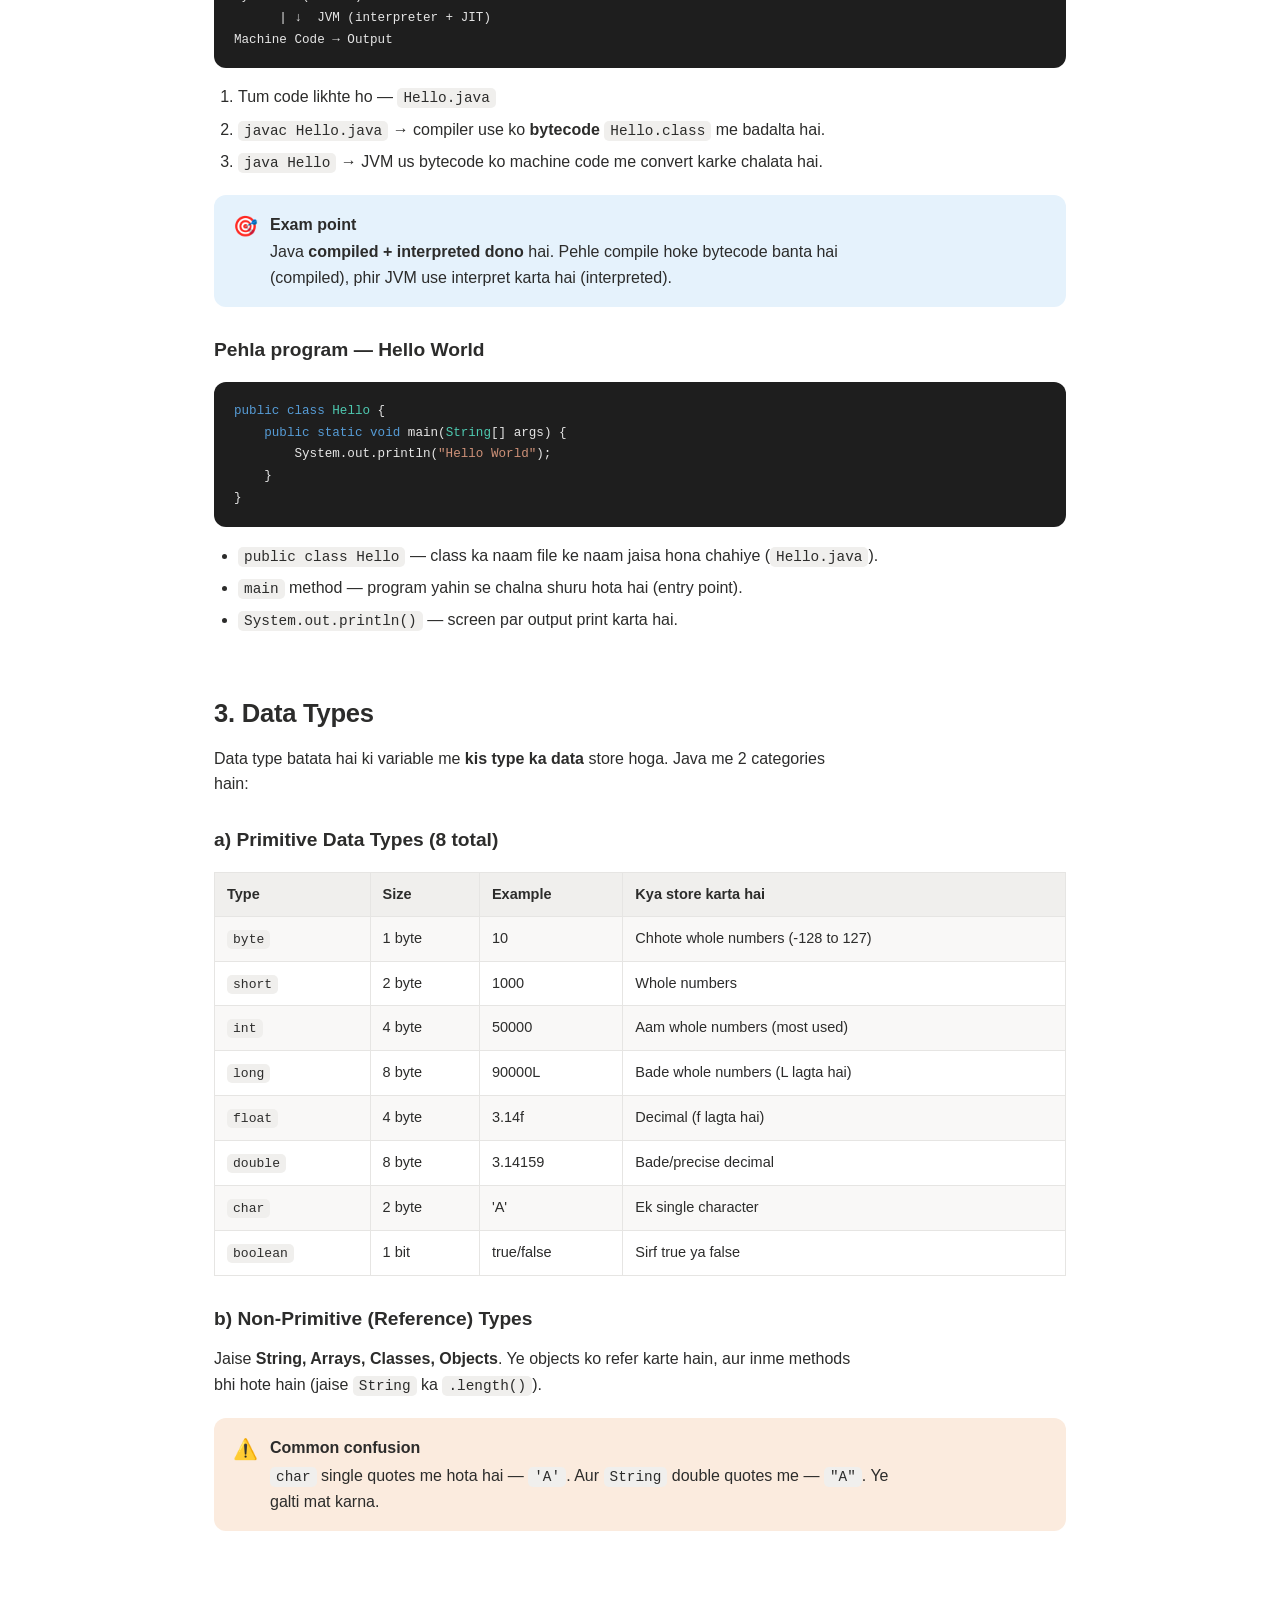
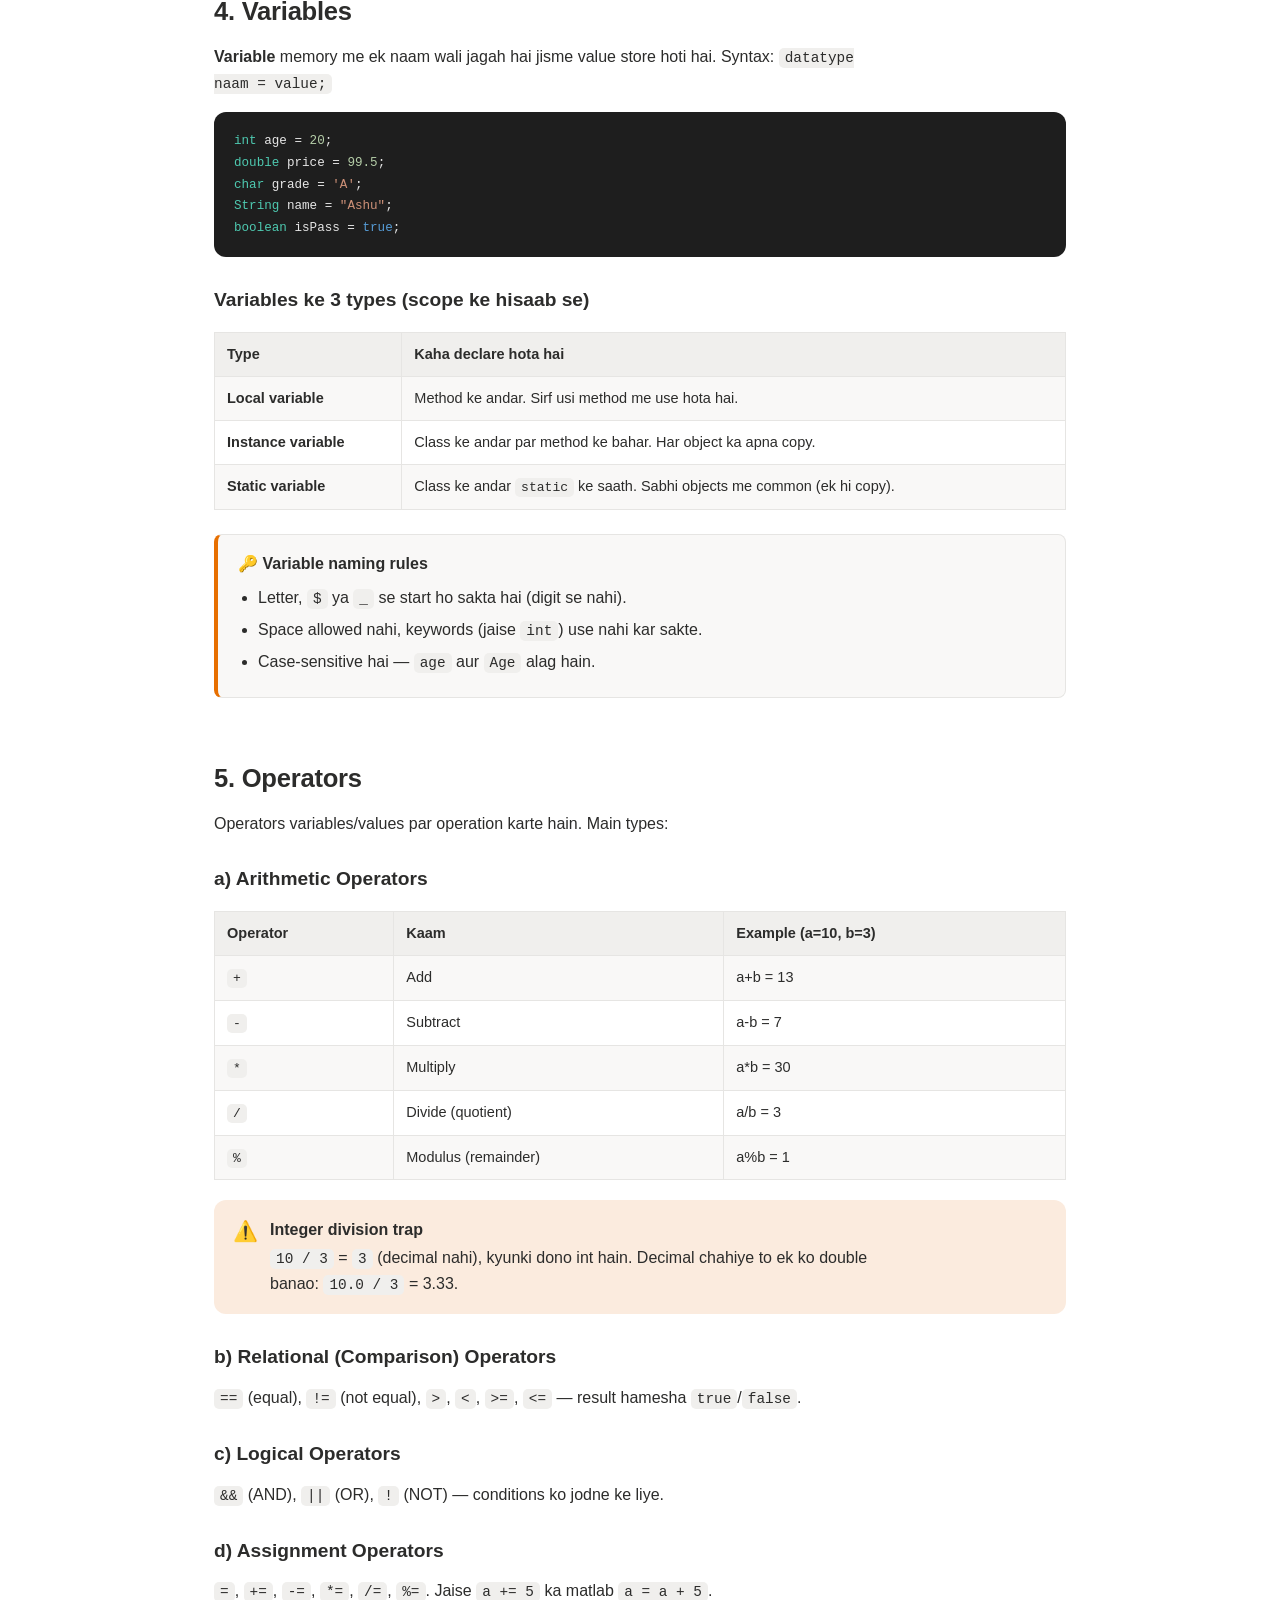
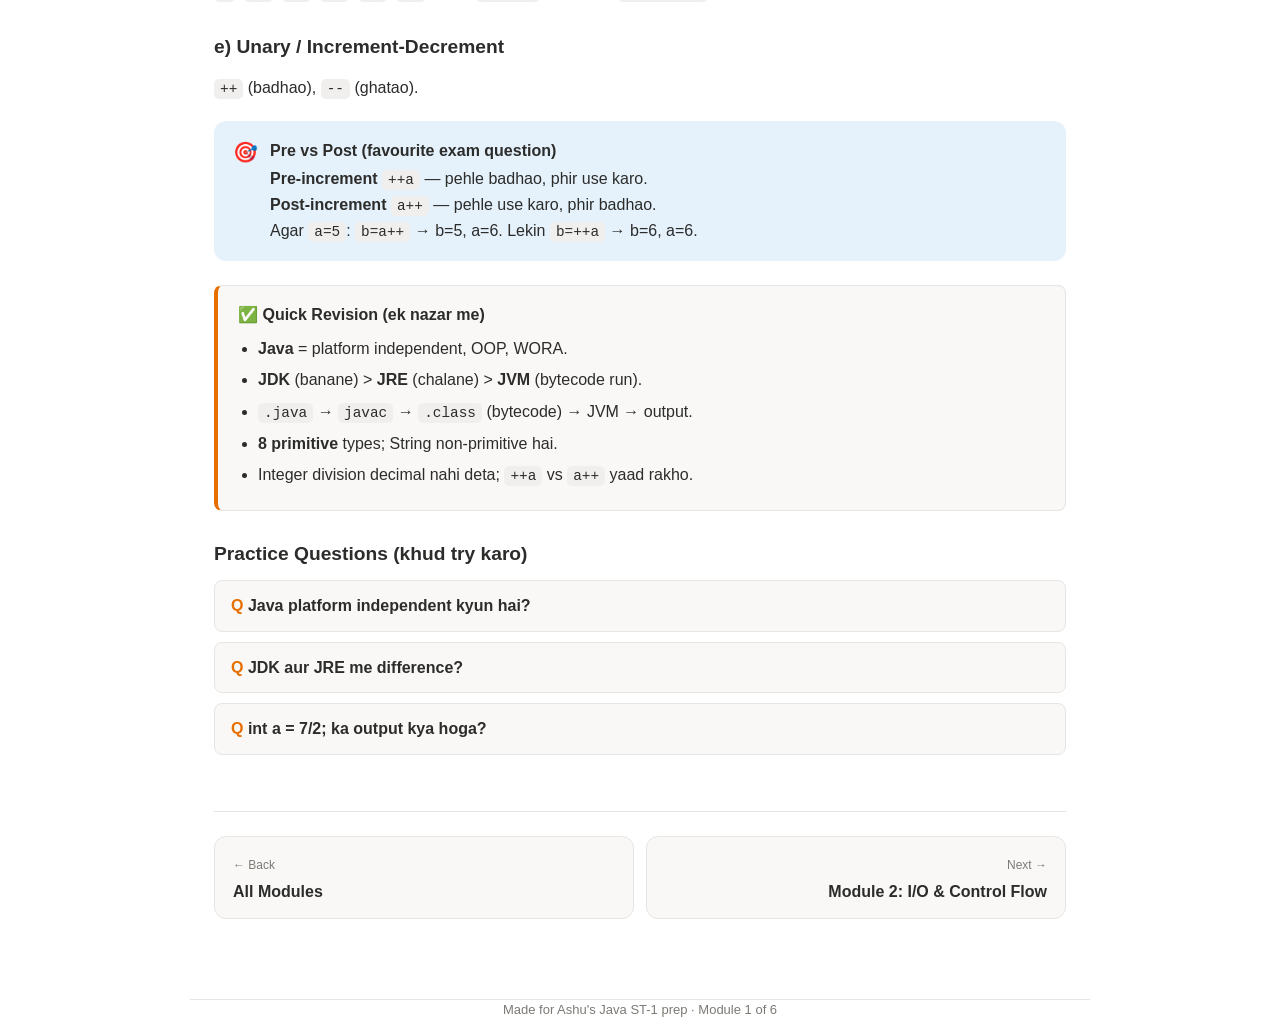
<file: intro.html>
<!DOCTYPE html>
<html lang="en">
<head>
<meta charset="UTF-8">
<meta name="viewport" content="width=device-width, initial-scale=1.0">
<title>Module 1 — Java Basics & Fundamentals | Java ST-1</title>
<meta name="description" content="Java introduction, JDK/JRE/JVM, data types, variables aur operators — detail me Hinglish notes.">
<link rel="stylesheet" href="css/style.css">
</head>
<body>
<nav class="nav">
  <div class="nav-in">
    <a class="brand" href="index.html"><span class="logo">J</span> Java ST-1</a>
    <span class="spacer"></span>
    <a class="home-link" href="index.html">← All Modules</a>
  </div>
</nav>
<main>
<div class="wrap">
  <div class="crumbs"><a href="index.html">Home</a> / Module 1</div>
  <div class="eyebrow">Module 1 · Sessions 1–4</div>
  <h1>Java Basics & Fundamentals</h1>
  <p class="lead">Is module me hum Java kya hai, kaise chalta hai (JDK/JRE/JVM), data types, variables aur operators — sab kuch ekdum basic se samjhenge.</p>

  <h2 id="intro">1. Java kya hai? (Introduction)</h2>
  <p><strong>Java</strong> ek <strong>high-level, object-oriented programming language</strong> hai jo 1995 me <strong>Sun Microsystems</strong> (James Gosling) ne banayi thi. Aaj ise Oracle maintain karta hai.</p>
  <p>Java ki sabse badi khaasiyat hai iska motto:</p>
  <div class="callout tip"><span class="ico">💡</span><div><div class="t">WORA — "Write Once, Run Anywhere"</div><p>Ek baar code likho, aur wo <strong>kisi bhi OS</strong> (Windows, Mac, Linux) par chal jaayega — bina dobara likhe. Ye Java ki sabse important line hai, exam me aa sakti hai.</p></div></div>
  <h3>Java ke main features (points me yaad rakho)</h3>
  <ul>
    <li><strong>Simple</strong> — C/C++ jaisa par aasan (pointers nahi).</li>
    <li><strong>Object-Oriented</strong> — sab kuch class/object ke around.</li>
    <li><strong>Platform Independent</strong> — bytecode kisi bhi JVM par chalta hai.</li>
    <li><strong>Secure</strong> — no direct memory/pointer access.</li>
    <li><strong>Robust</strong> — strong memory management + exception handling.</li>
    <li><strong>Portable, Multithreaded, Architecture-neutral.</strong></li>
  </ul>

  <h2 id="jvm">2. JDK, JRE, JVM — (Bahut important)</h2>
  <p>Ye teen cheezein log confuse karte hain. Ek simple relation yaad rakho:</p>
  <div class="keybox"><h4>🔑 Ek line me relation</h4><ul><li><strong>JDK &gt; JRE &gt; JVM</strong> (JDK ke andar JRE, JRE ke andar JVM hota hai).</li></ul></div>
  <div class="table-wrap"><table>
    <tr><th>Term</th><th>Full Form</th><th>Kaam</th></tr>
    <tr><td><strong>JVM</strong></td><td>Java Virtual Machine</td><td>Bytecode (.class) ko run karta hai. Platform independence isi ki wajah se milti hai. Ye ek <em>abstract machine</em> hai.</td></tr>
    <tr><td><strong>JRE</strong></td><td>Java Runtime Environment</td><td>JVM + libraries. Java program <strong>chalane</strong> ke liye chahiye (run karne ke liye).</td></tr>
    <tr><td><strong>JDK</strong></td><td>Java Development Kit</td><td>JRE + development tools (compiler <code>javac</code>, debugger). Java program <strong>banane</strong> ke liye chahiye.</td></tr>
  </table></div>
  <h3>Java code kaise chalta hai? (Compilation flow)</h3>
  <p>Ye flow exam me diagram/steps ke roop me poochha jaata hai:</p>
  <pre><code>Source Code (.java)
      | ↓  javac (compiler)
Bytecode (.class)
      | ↓  JVM (interpreter + JIT)
Machine Code → Output</code></pre>
  <ol>
    <li>Tum code likhte ho — <code>Hello.java</code></li>
    <li><code>javac Hello.java</code> → compiler use ko <strong>bytecode</strong> <code>Hello.class</code> me badalta hai.</li>
    <li><code>java Hello</code> → JVM us bytecode ko machine code me convert karke chalata hai.</li>
  </ol>
  <div class="callout exam"><span class="ico">🎯</span><div><div class="t">Exam point</div><p>Java <strong>compiled + interpreted dono</strong> hai. Pehle compile hoke bytecode banta hai (compiled), phir JVM use interpret karta hai (interpreted).</p></div></div>

  <h3>Pehla program — Hello World</h3>
  <pre><code><span class="tok-key">public class</span> <span class="tok-type">Hello</span> {
    <span class="tok-key">public static void</span> main(<span class="tok-type">String</span>[] args) {
        System.out.println(<span class="tok-str">"Hello World"</span>);
    }
}</code></pre>
  <ul>
    <li><code>public class Hello</code> — class ka naam file ke naam jaisa hona chahiye (<code>Hello.java</code>).</li>
    <li><code>main</code> method — program yahin se chalna shuru hota hai (entry point).</li>
    <li><code>System.out.println()</code> — screen par output print karta hai.</li>
  </ul>

  <h2 id="datatypes">3. Data Types</h2>
  <p>Data type batata hai ki variable me <strong>kis type ka data</strong> store hoga. Java me 2 categories hain:</p>
  <h3>a) Primitive Data Types (8 total)</h3>
  <div class="table-wrap"><table>
    <tr><th>Type</th><th>Size</th><th>Example</th><th>Kya store karta hai</th></tr>
    <tr><td><code>byte</code></td><td>1 byte</td><td>10</td><td>Chhote whole numbers (-128 to 127)</td></tr>
    <tr><td><code>short</code></td><td>2 byte</td><td>1000</td><td>Whole numbers</td></tr>
    <tr><td><code>int</code></td><td>4 byte</td><td>50000</td><td>Aam whole numbers (most used)</td></tr>
    <tr><td><code>long</code></td><td>8 byte</td><td>90000L</td><td>Bade whole numbers (L lagta hai)</td></tr>
    <tr><td><code>float</code></td><td>4 byte</td><td>3.14f</td><td>Decimal (f lagta hai)</td></tr>
    <tr><td><code>double</code></td><td>8 byte</td><td>3.14159</td><td>Bade/precise decimal</td></tr>
    <tr><td><code>char</code></td><td>2 byte</td><td>'A'</td><td>Ek single character</td></tr>
    <tr><td><code>boolean</code></td><td>1 bit</td><td>true/false</td><td>Sirf true ya false</td></tr>
  </table></div>
  <h3>b) Non-Primitive (Reference) Types</h3>
  <p>Jaise <strong>String, Arrays, Classes, Objects</strong>. Ye objects ko refer karte hain, aur inme methods bhi hote hain (jaise <code>String</code> ka <code>.length()</code>).</p>
  <div class="callout warn"><span class="ico">⚠️</span><div><div class="t">Common confusion</div><p><code>char</code> single quotes me hota hai — <code>'A'</code>. Aur <code>String</code> double quotes me — <code>"A"</code>. Ye galti mat karna.</p></div></div>

  <h2 id="variables">4. Variables</h2>
  <p><strong>Variable</strong> memory me ek naam wali jagah hai jisme value store hoti hai. Syntax: <code>datatype naam = value;</code></p>
  <pre><code><span class="tok-type">int</span> age = <span class="tok-num">20</span>;
<span class="tok-type">double</span> price = <span class="tok-num">99.5</span>;
<span class="tok-type">char</span> grade = <span class="tok-str">'A'</span>;
<span class="tok-type">String</span> name = <span class="tok-str">"Ashu"</span>;
<span class="tok-type">boolean</span> isPass = <span class="tok-key">true</span>;</code></pre>
  <h3>Variables ke 3 types (scope ke hisaab se)</h3>
  <div class="table-wrap"><table>
    <tr><th>Type</th><th>Kaha declare hota hai</th></tr>
    <tr><td><strong>Local variable</strong></td><td>Method ke andar. Sirf usi method me use hota hai.</td></tr>
    <tr><td><strong>Instance variable</strong></td><td>Class ke andar par method ke bahar. Har object ka apna copy.</td></tr>
    <tr><td><strong>Static variable</strong></td><td>Class ke andar <code>static</code> ke saath. Sabhi objects me common (ek hi copy).</td></tr>
  </table></div>
  <div class="keybox"><h4>🔑 Variable naming rules</h4><ul><li>Letter, <code>$</code> ya <code>_</code> se start ho sakta hai (digit se nahi).</li><li>Space allowed nahi, keywords (jaise <code>int</code>) use nahi kar sakte.</li><li>Case-sensitive hai — <code>age</code> aur <code>Age</code> alag hain.</li></ul></div>

  <h2 id="operators">5. Operators</h2>
  <p>Operators variables/values par operation karte hain. Main types:</p>
  <h3>a) Arithmetic Operators</h3>
  <div class="table-wrap"><table>
    <tr><th>Operator</th><th>Kaam</th><th>Example (a=10, b=3)</th></tr>
    <tr><td><code>+</code></td><td>Add</td><td>a+b = 13</td></tr>
    <tr><td><code>-</code></td><td>Subtract</td><td>a-b = 7</td></tr>
    <tr><td><code>*</code></td><td>Multiply</td><td>a*b = 30</td></tr>
    <tr><td><code>/</code></td><td>Divide (quotient)</td><td>a/b = 3</td></tr>
    <tr><td><code>%</code></td><td>Modulus (remainder)</td><td>a%b = 1</td></tr>
  </table></div>
  <div class="callout warn"><span class="ico">⚠️</span><div><div class="t">Integer division trap</div><p><code>10 / 3</code> = <code>3</code> (decimal nahi), kyunki dono int hain. Decimal chahiye to ek ko double banao: <code>10.0 / 3</code> = 3.33.</p></div></div>
  <h3>b) Relational (Comparison) Operators</h3>
  <p><code>==</code> (equal), <code>!=</code> (not equal), <code>&gt;</code>, <code>&lt;</code>, <code>&gt;=</code>, <code>&lt;=</code> — result hamesha <code>true</code>/<code>false</code>.</p>
  <h3>c) Logical Operators</h3>
  <p><code>&amp;&amp;</code> (AND), <code>||</code> (OR), <code>!</code> (NOT) — conditions ko jodne ke liye.</p>
  <h3>d) Assignment Operators</h3>
  <p><code>=</code>, <code>+=</code>, <code>-=</code>, <code>*=</code>, <code>/=</code>, <code>%=</code>. Jaise <code>a += 5</code> ka matlab <code>a = a + 5</code>.</p>
  <h3>e) Unary / Increment-Decrement</h3>
  <p><code>++</code> (badhao), <code>--</code> (ghatao).</p>
  <div class="callout exam"><span class="ico">🎯</span><div><div class="t">Pre vs Post (favourite exam question)</div><p><strong>Pre-increment</strong> <code>++a</code> — pehle badhao, phir use karo.<br><strong>Post-increment</strong> <code>a++</code> — pehle use karo, phir badhao.<br>Agar <code>a=5</code>: <code>b=a++</code> → b=5, a=6. Lekin <code>b=++a</code> → b=6, a=6.</p></div></div>

  <div class="keybox"><h4>✅ Quick Revision (ek nazar me)</h4><ul>
    <li><strong>Java</strong> = platform independent, OOP, WORA.</li>
    <li><strong>JDK</strong> (banane) &gt; <strong>JRE</strong> (chalane) &gt; <strong>JVM</strong> (bytecode run).</li>
    <li><code>.java</code> → <code>javac</code> → <code>.class</code> (bytecode) → JVM → output.</li>
    <li><strong>8 primitive</strong> types; String non-primitive hai.</li>
    <li>Integer division decimal nahi deta; <code>++a</code> vs <code>a++</code> yaad rakho.</li>
  </ul></div>

  <h3>Practice Questions (khud try karo)</h3>
  <details class="qa"><summary>Java platform independent kyun hai?</summary><div class="a">Kyunki Java code compile hoke <strong>bytecode</strong> banta hai (machine code nahi). Ye bytecode kisi bhi OS ki <strong>JVM</strong> par chal jaata hai, isliye WORA.</div></details>
  <details class="qa"><summary>JDK aur JRE me difference?</summary><div class="a">JRE sirf program <strong>chalane</strong> ke liye hai (JVM + libraries). JDK program <strong>banane</strong> ke liye hai (JRE + compiler jaise development tools).</div></details>
  <details class="qa"><summary>int a = 7/2; ka output kya hoga?</summary><div class="a"><code>3</code>. Dono int hain to integer division hota hai, decimal part hat jaata hai.</div></details>

  <div class="pager">
    <a href="index.html"><span class="dir">← Back</span><span class="t2">All Modules</span></a>
    <a class="nx" href="control-flow.html"><span class="dir">Next →</span><span class="t2">Module 2: I/O & Control Flow</span></a>
  </div>
</div>
</main>
<footer class="wrap">Made for Ashu's Java ST-1 prep · Module 1 of 6</footer>
<script src="js/main.js"></script>
</body>
</html>
</file>
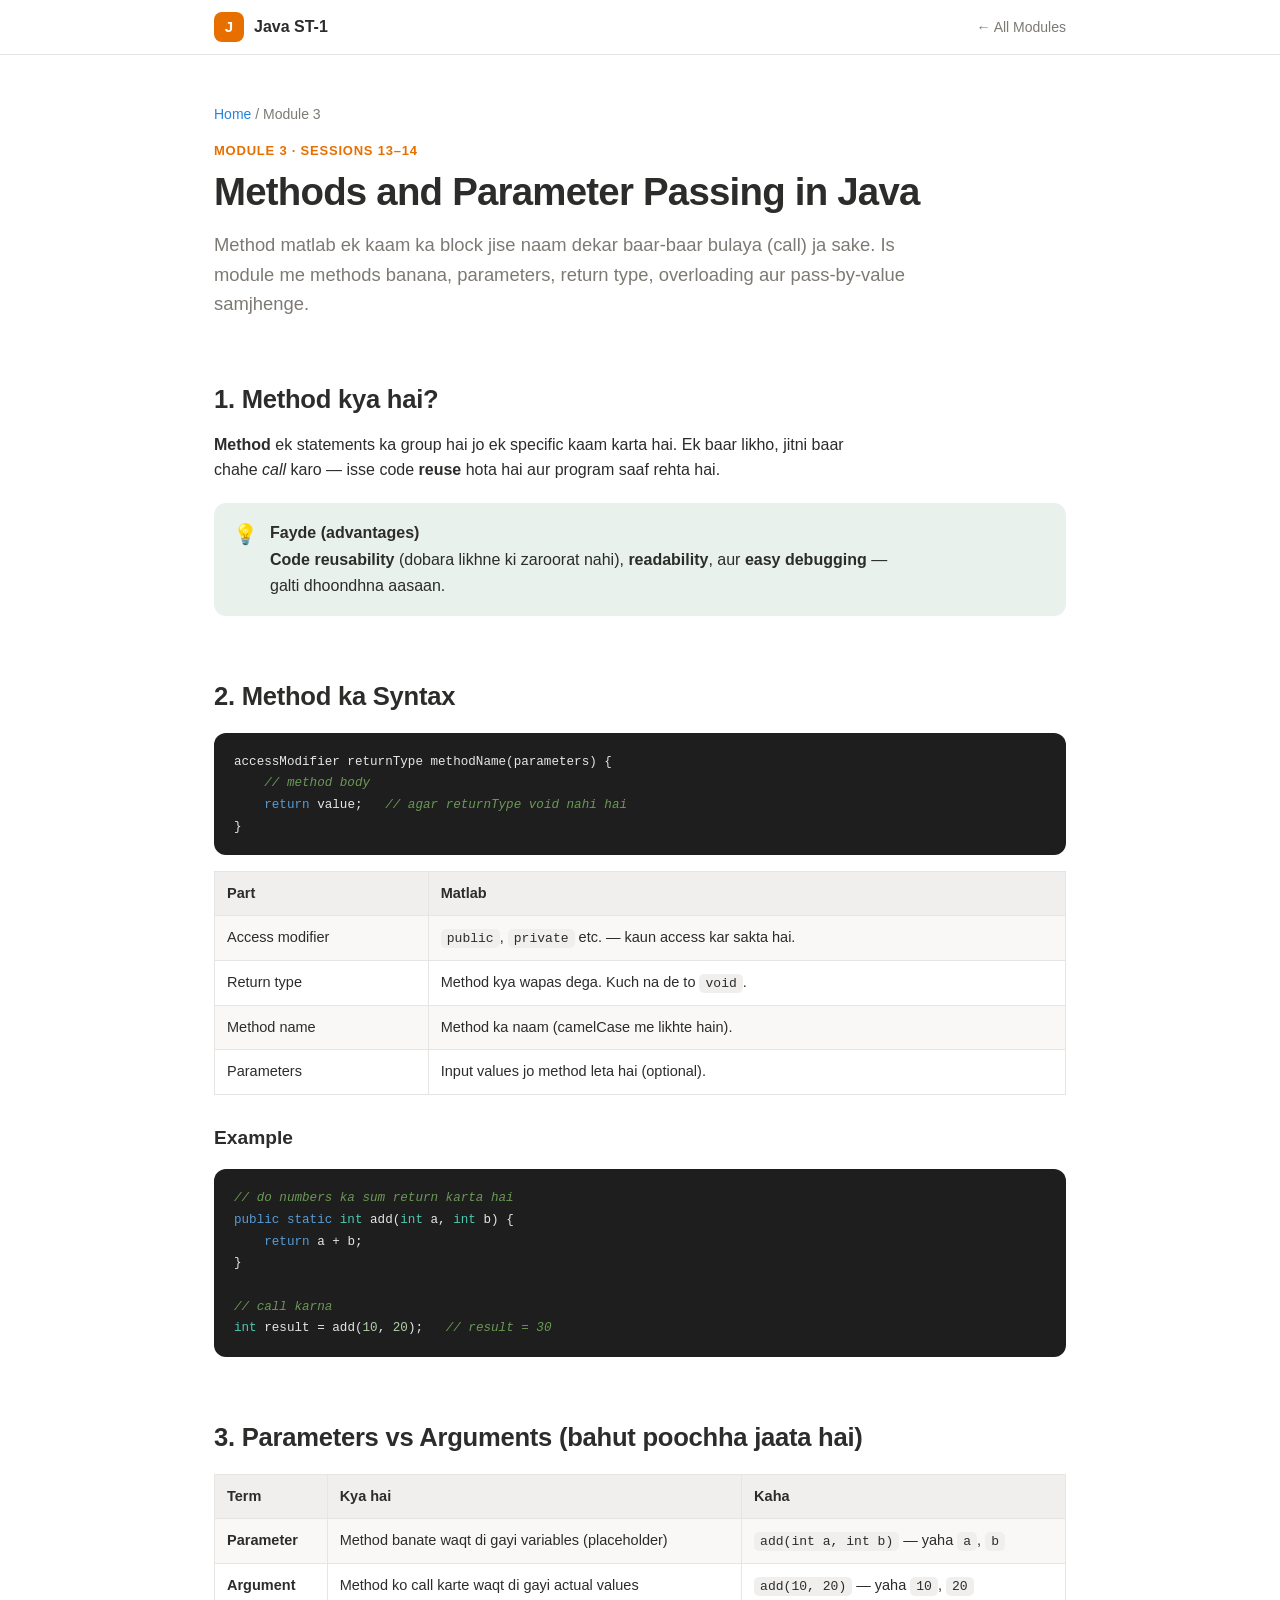
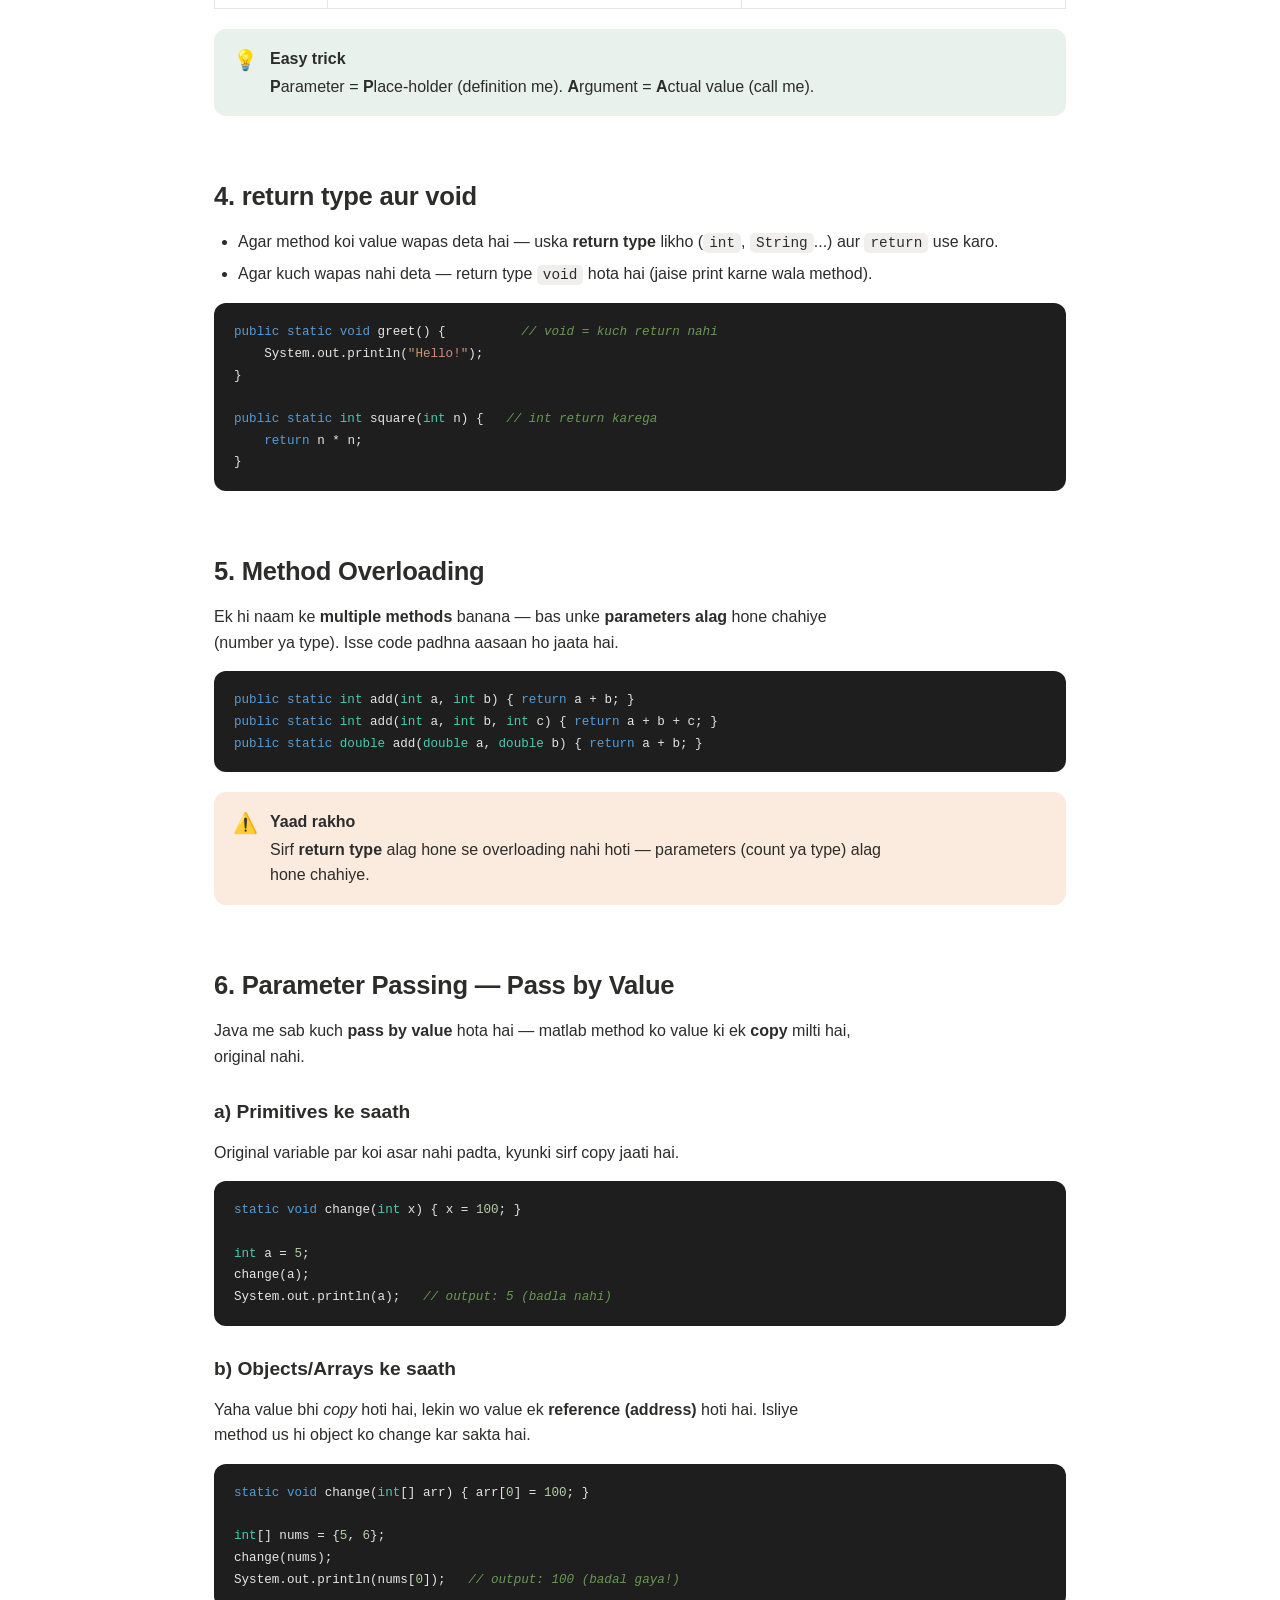
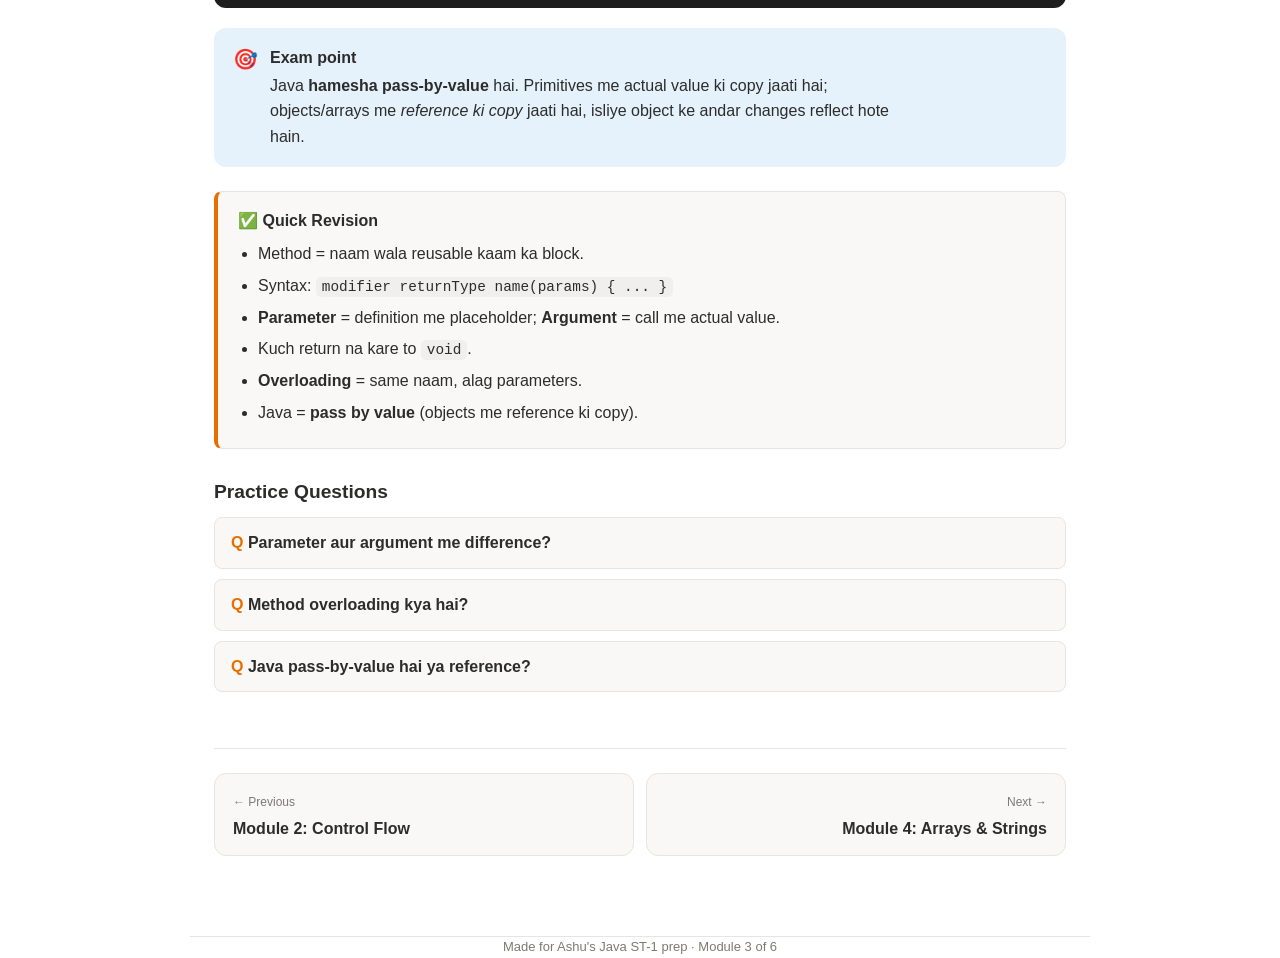
<file: methods.html>
<!DOCTYPE html>
<html lang="en">
<head>
<meta charset="UTF-8">
<meta name="viewport" content="width=device-width, initial-scale=1.0">
<title>Module 3 — Methods & Parameter Passing | Java ST-1</title>
<meta name="description" content="Methods banana, parameters/arguments, return type, method overloading aur pass-by-value — detail me Hinglish notes.">
<link rel="stylesheet" href="css/style.css">
</head>
<body>
<nav class="nav">
  <div class="nav-in">
    <a class="brand" href="index.html"><span class="logo">J</span> Java ST-1</a>
    <span class="spacer"></span>
    <a class="home-link" href="index.html">← All Modules</a>
  </div>
</nav>
<main>
<div class="wrap">
  <div class="crumbs"><a href="index.html">Home</a> / Module 3</div>
  <div class="eyebrow">Module 3 · Sessions 13–14</div>
  <h1>Methods and Parameter Passing in Java</h1>
  <p class="lead">Method matlab ek kaam ka block jise naam dekar baar-baar bulaya (call) ja sake. Is module me methods banana, parameters, return type, overloading aur pass-by-value samjhenge.</p>

  <h2 id="what">1. Method kya hai?</h2>
  <p><strong>Method</strong> ek statements ka group hai jo ek specific kaam karta hai. Ek baar likho, jitni baar chahe <em>call</em> karo — isse code <strong>reuse</strong> hota hai aur program saaf rehta hai.</p>
  <div class="callout tip"><span class="ico">💡</span><div><div class="t">Fayde (advantages)</div><p><strong>Code reusability</strong> (dobara likhne ki zaroorat nahi), <strong>readability</strong>, aur <strong>easy debugging</strong> — galti dhoondhna aasaan.</p></div></div>

  <h2 id="syntax">2. Method ka Syntax</h2>
  <pre><code>accessModifier returnType methodName(parameters) {
    <span class="tok-com">// method body</span>
    <span class="tok-key">return</span> value;   <span class="tok-com">// agar returnType void nahi hai</span>
}</code></pre>
  <div class="table-wrap"><table>
    <tr><th>Part</th><th>Matlab</th></tr>
    <tr><td>Access modifier</td><td><code>public</code>, <code>private</code> etc. — kaun access kar sakta hai.</td></tr>
    <tr><td>Return type</td><td>Method kya wapas dega. Kuch na de to <code>void</code>.</td></tr>
    <tr><td>Method name</td><td>Method ka naam (camelCase me likhte hain).</td></tr>
    <tr><td>Parameters</td><td>Input values jo method leta hai (optional).</td></tr>
  </table></div>
  <h3>Example</h3>
  <pre><code><span class="tok-com">// do numbers ka sum return karta hai</span>
<span class="tok-key">public static</span> <span class="tok-type">int</span> add(<span class="tok-type">int</span> a, <span class="tok-type">int</span> b) {
    <span class="tok-key">return</span> a + b;
}

<span class="tok-com">// call karna</span>
<span class="tok-type">int</span> result = add(<span class="tok-num">10</span>, <span class="tok-num">20</span>);   <span class="tok-com">// result = 30</span></code></pre>

  <h2 id="paramarg">3. Parameters vs Arguments (bahut poochha jaata hai)</h2>
  <div class="table-wrap"><table>
    <tr><th>Term</th><th>Kya hai</th><th>Kaha</th></tr>
    <tr><td><strong>Parameter</strong></td><td>Method banate waqt di gayi variables (placeholder)</td><td><code>add(int a, int b)</code> — yaha <code>a</code>, <code>b</code></td></tr>
    <tr><td><strong>Argument</strong></td><td>Method ko call karte waqt di gayi actual values</td><td><code>add(10, 20)</code> — yaha <code>10</code>, <code>20</code></td></tr>
  </table></div>
  <div class="callout tip"><span class="ico">💡</span><div><div class="t">Easy trick</div><p><strong>P</strong>arameter = <strong>P</strong>lace-holder (definition me). <strong>A</strong>rgument = <strong>A</strong>ctual value (call me).</p></div></div>

  <h2 id="return">4. return type aur void</h2>
  <ul>
    <li>Agar method koi value wapas deta hai — uska <strong>return type</strong> likho (<code>int</code>, <code>String</code>...) aur <code>return</code> use karo.</li>
    <li>Agar kuch wapas nahi deta — return type <code>void</code> hota hai (jaise print karne wala method).</li>
  </ul>
  <pre><code><span class="tok-key">public static void</span> greet() {          <span class="tok-com">// void = kuch return nahi</span>
    System.out.println(<span class="tok-str">"Hello!"</span>);
}

<span class="tok-key">public static</span> <span class="tok-type">int</span> square(<span class="tok-type">int</span> n) {   <span class="tok-com">// int return karega</span>
    <span class="tok-key">return</span> n * n;
}</code></pre>

  <h2 id="overload">5. Method Overloading</h2>
  <p>Ek hi naam ke <strong>multiple methods</strong> banana — bas unke <strong>parameters alag</strong> hone chahiye (number ya type). Isse code padhna aasaan ho jaata hai.</p>
  <pre><code><span class="tok-key">public static</span> <span class="tok-type">int</span> add(<span class="tok-type">int</span> a, <span class="tok-type">int</span> b) { <span class="tok-key">return</span> a + b; }
<span class="tok-key">public static</span> <span class="tok-type">int</span> add(<span class="tok-type">int</span> a, <span class="tok-type">int</span> b, <span class="tok-type">int</span> c) { <span class="tok-key">return</span> a + b + c; }
<span class="tok-key">public static</span> <span class="tok-type">double</span> add(<span class="tok-type">double</span> a, <span class="tok-type">double</span> b) { <span class="tok-key">return</span> a + b; }</code></pre>
  <div class="callout warn"><span class="ico">⚠️</span><div><div class="t">Yaad rakho</div><p>Sirf <strong>return type</strong> alag hone se overloading nahi hoti — parameters (count ya type) alag hone chahiye.</p></div></div>

  <h2 id="pass">6. Parameter Passing — Pass by Value</h2>
  <p>Java me sab kuch <strong>pass by value</strong> hota hai — matlab method ko value ki ek <strong>copy</strong> milti hai, original nahi.</p>
  <h3>a) Primitives ke saath</h3>
  <p>Original variable par koi asar nahi padta, kyunki sirf copy jaati hai.</p>
  <pre><code><span class="tok-key">static void</span> change(<span class="tok-type">int</span> x) { x = <span class="tok-num">100</span>; }

<span class="tok-type">int</span> a = <span class="tok-num">5</span>;
change(a);
System.out.println(a);   <span class="tok-com">// output: 5 (badla nahi)</span></code></pre>
  <h3>b) Objects/Arrays ke saath</h3>
  <p>Yaha value bhi <em>copy</em> hoti hai, lekin wo value ek <strong>reference (address)</strong> hoti hai. Isliye method us hi object ko change kar sakta hai.</p>
  <pre><code><span class="tok-key">static void</span> change(<span class="tok-type">int</span>[] arr) { arr[<span class="tok-num">0</span>] = <span class="tok-num">100</span>; }

<span class="tok-type">int</span>[] nums = {<span class="tok-num">5</span>, <span class="tok-num">6</span>};
change(nums);
System.out.println(nums[<span class="tok-num">0</span>]);   <span class="tok-com">// output: 100 (badal gaya!)</span></code></pre>
  <div class="callout exam"><span class="ico">🎯</span><div><div class="t">Exam point</div><p>Java <strong>hamesha pass-by-value</strong> hai. Primitives me actual value ki copy jaati hai; objects/arrays me <em>reference ki copy</em> jaati hai, isliye object ke andar changes reflect hote hain.</p></div></div>

  <div class="keybox"><h4>✅ Quick Revision</h4><ul>
    <li>Method = naam wala reusable kaam ka block.</li>
    <li>Syntax: <code>modifier returnType name(params) { ... }</code></li>
    <li><strong>Parameter</strong> = definition me placeholder; <strong>Argument</strong> = call me actual value.</li>
    <li>Kuch return na kare to <code>void</code>.</li>
    <li><strong>Overloading</strong> = same naam, alag parameters.</li>
    <li>Java = <strong>pass by value</strong> (objects me reference ki copy).</li>
  </ul></div>

  <h3>Practice Questions</h3>
  <details class="qa"><summary>Parameter aur argument me difference?</summary><div class="a">Parameter method ki definition me likhe variables hain (placeholder). Argument wo actual values hain jo call karte waqt pass karte ho.</div></details>
  <details class="qa"><summary>Method overloading kya hai?</summary><div class="a">Same naam ke multiple methods jinke parameters (count ya type) alag hote hain. Sirf return type alag hone se overloading nahi hoti.</div></details>
  <details class="qa"><summary>Java pass-by-value hai ya reference?</summary><div class="a">Java hamesha <strong>pass-by-value</strong> hai. Objects/arrays ke case me reference (address) ki copy jaati hai, isliye lagta hai jaise by reference ho.</div></details>

  <div class="pager">
    <a href="control-flow.html"><span class="dir">← Previous</span><span class="t2">Module 2: Control Flow</span></a>
    <a class="nx" href="arrays-strings.html"><span class="dir">Next →</span><span class="t2">Module 4: Arrays & Strings</span></a>
  </div>
</div>
</main>
<footer class="wrap">Made for Ashu's Java ST-1 prep · Module 3 of 6</footer>
<script src="js/main.js"></script>
</body>
</html>
</file>
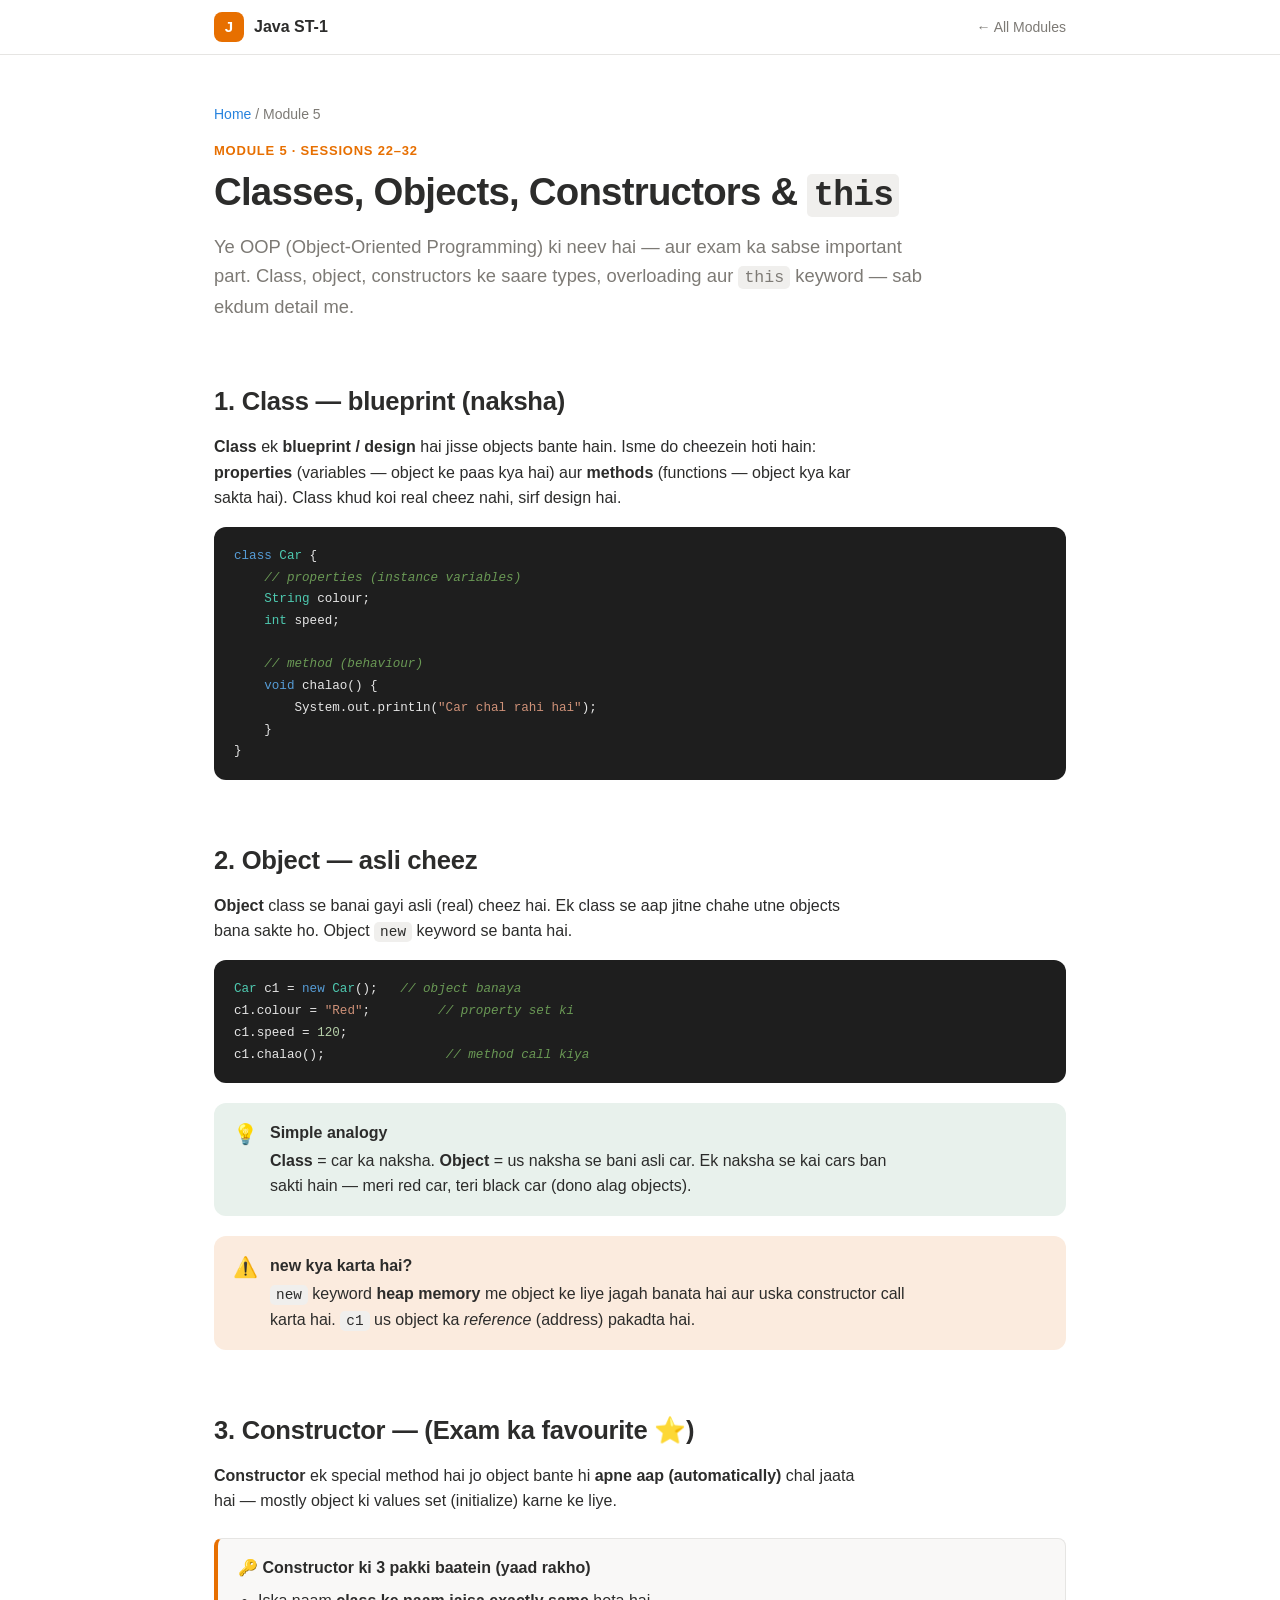
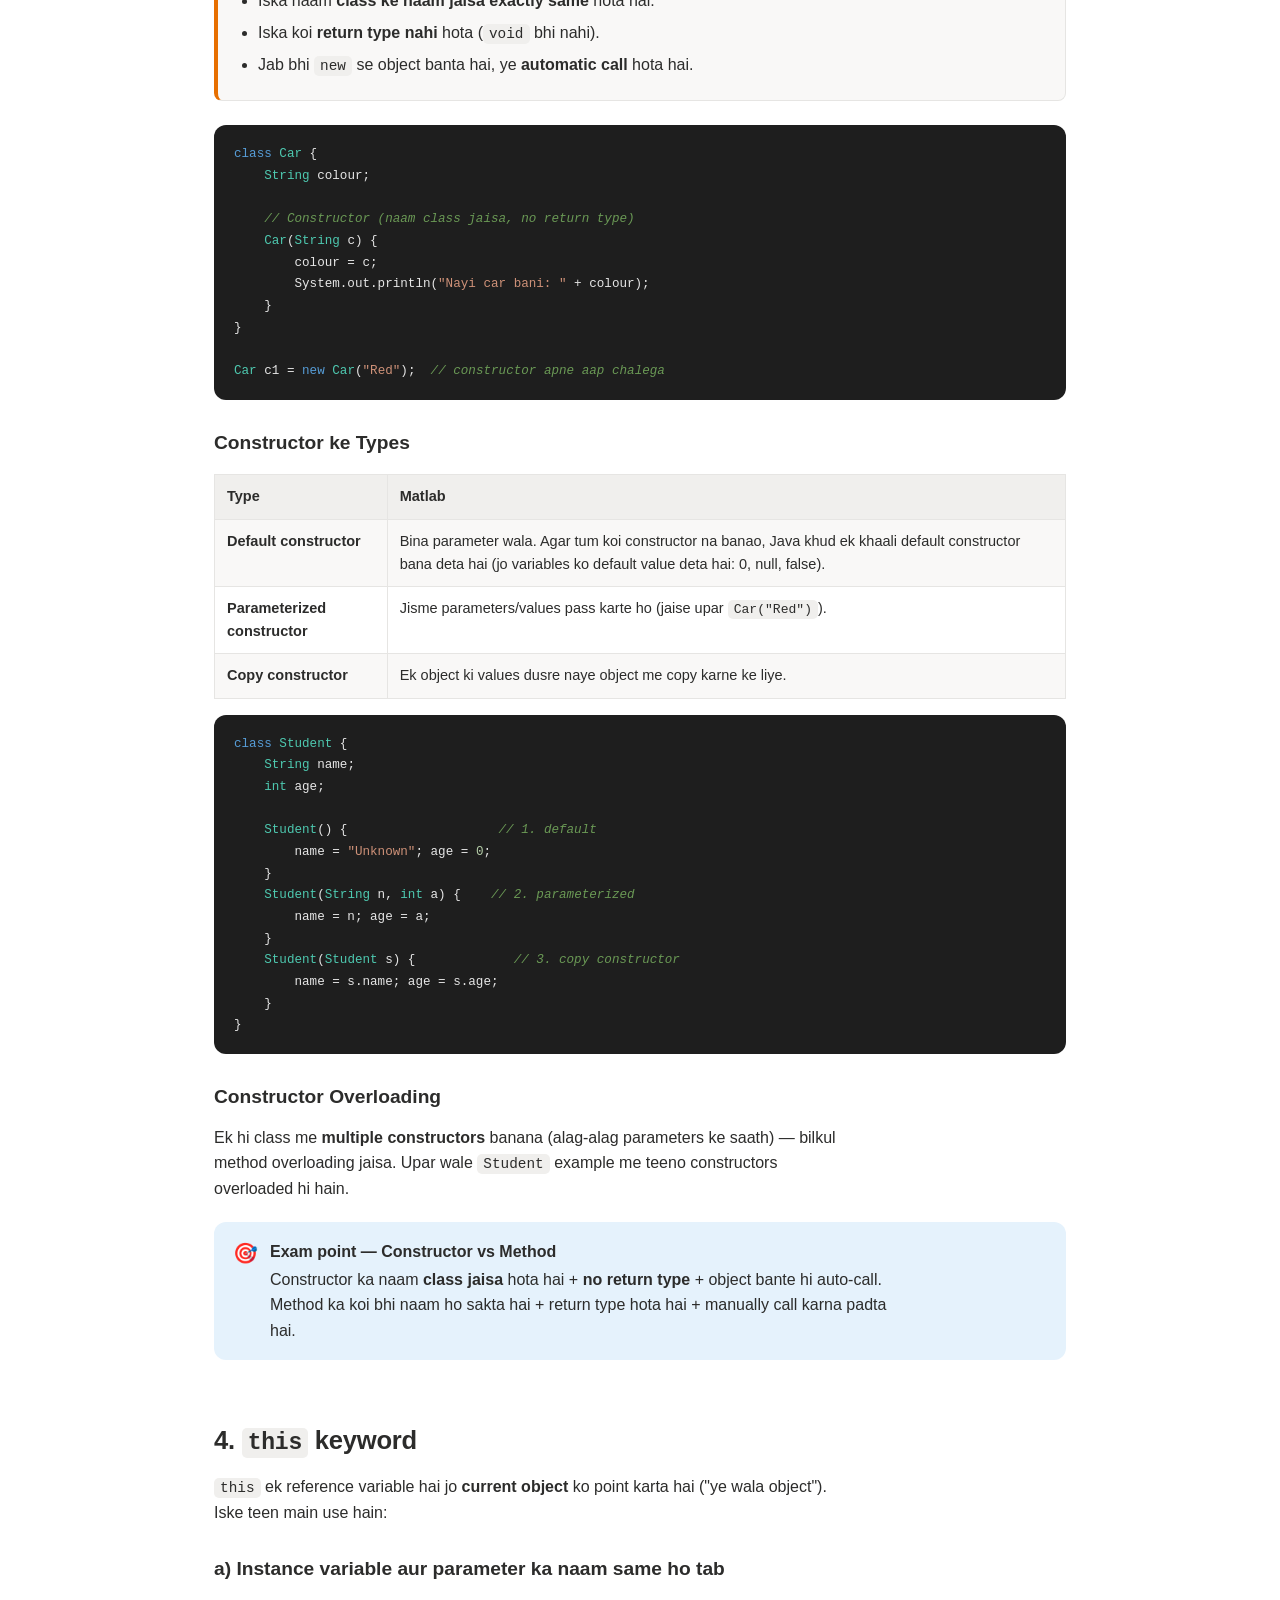
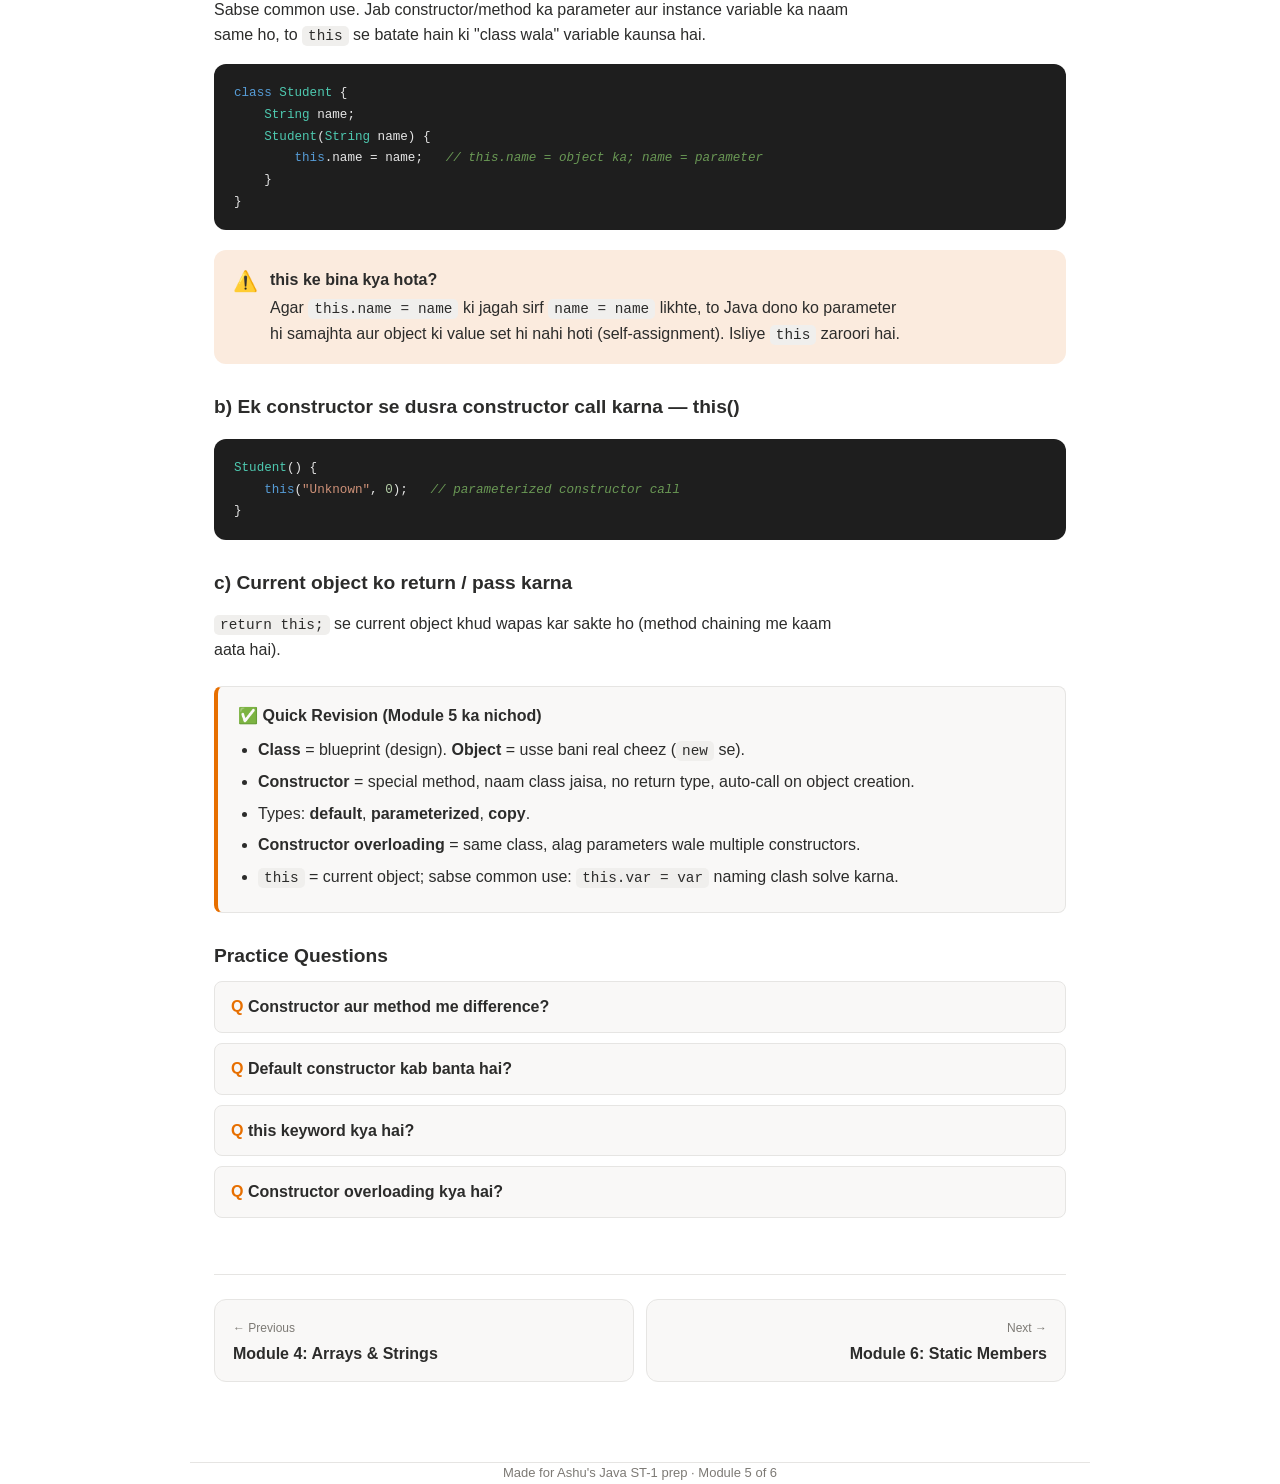
<file: oop.html>
<!DOCTYPE html>
<html lang="en">
<head>
<meta charset="UTF-8">
<meta name="viewport" content="width=device-width, initial-scale=1.0">
<title>Module 5 — Classes, Objects, Constructors & this | Java ST-1</title>
<meta name="description" content="Class, object, constructor (default/parameterized/copy), constructor overloading aur this keyword — detail me Hinglish notes.">
<link rel="stylesheet" href="css/style.css">
</head>
<body>
<nav class="nav">
  <div class="nav-in">
    <a class="brand" href="index.html"><span class="logo">J</span> Java ST-1</a>
    <span class="spacer"></span>
    <a class="home-link" href="index.html">← All Modules</a>
  </div>
</nav>
<main>
<div class="wrap">
  <div class="crumbs"><a href="index.html">Home</a> / Module 5</div>
  <div class="eyebrow">Module 5 · Sessions 22–32</div>
  <h1>Classes, Objects, Constructors & <code>this</code></h1>
  <p class="lead">Ye OOP (Object-Oriented Programming) ki neev hai — aur exam ka sabse important part. Class, object, constructors ke saare types, overloading aur <code>this</code> keyword — sab ekdum detail me.</p>

  <h2 id="class">1. Class — blueprint (naksha)</h2>
  <p><strong>Class</strong> ek <strong>blueprint / design</strong> hai jisse objects bante hain. Isme do cheezein hoti hain: <strong>properties</strong> (variables — object ke paas kya hai) aur <strong>methods</strong> (functions — object kya kar sakta hai). Class khud koi real cheez nahi, sirf design hai.</p>
  <pre><code><span class="tok-key">class</span> <span class="tok-type">Car</span> {
    <span class="tok-com">// properties (instance variables)</span>
    <span class="tok-type">String</span> colour;
    <span class="tok-type">int</span> speed;

    <span class="tok-com">// method (behaviour)</span>
    <span class="tok-key">void</span> chalao() {
        System.out.println(<span class="tok-str">"Car chal rahi hai"</span>);
    }
}</code></pre>

  <h2 id="object">2. Object — asli cheez</h2>
  <p><strong>Object</strong> class se banai gayi asli (real) cheez hai. Ek class se aap jitne chahe utne objects bana sakte ho. Object <code>new</code> keyword se banta hai.</p>
  <pre><code><span class="tok-type">Car</span> c1 = <span class="tok-key">new</span> <span class="tok-type">Car</span>();   <span class="tok-com">// object banaya</span>
c1.colour = <span class="tok-str">"Red"</span>;         <span class="tok-com">// property set ki</span>
c1.speed = <span class="tok-num">120</span>;
c1.chalao();                <span class="tok-com">// method call kiya</span></code></pre>
  <div class="callout tip"><span class="ico">💡</span><div><div class="t">Simple analogy</div><p><strong>Class</strong> = car ka naksha. <strong>Object</strong> = us naksha se bani asli car. Ek naksha se kai cars ban sakti hain — meri red car, teri black car (dono alag objects).</p></div></div>
  <div class="callout warn"><span class="ico">⚠️</span><div><div class="t">new kya karta hai?</div><p><code>new</code> keyword <strong>heap memory</strong> me object ke liye jagah banata hai aur uska constructor call karta hai. <code>c1</code> us object ka <em>reference</em> (address) pakadta hai.</p></div></div>

  <h2 id="constructor">3. Constructor — (Exam ka favourite ⭐)</h2>
  <p><strong>Constructor</strong> ek special method hai jo object bante hi <strong>apne aap (automatically)</strong> chal jaata hai — mostly object ki values set (initialize) karne ke liye.</p>
  <div class="keybox"><h4>🔑 Constructor ki 3 pakki baatein (yaad rakho)</h4><ul>
    <li>Iska naam <strong>class ke naam jaisa exactly same</strong> hota hai.</li>
    <li>Iska koi <strong>return type nahi</strong> hota (<code>void</code> bhi nahi).</li>
    <li>Jab bhi <code>new</code> se object banta hai, ye <strong>automatic call</strong> hota hai.</li>
  </ul></div>
  <pre><code><span class="tok-key">class</span> <span class="tok-type">Car</span> {
    <span class="tok-type">String</span> colour;

    <span class="tok-com">// Constructor (naam class jaisa, no return type)</span>
    <span class="tok-type">Car</span>(<span class="tok-type">String</span> c) {
        colour = c;
        System.out.println(<span class="tok-str">"Nayi car bani: "</span> + colour);
    }
}

<span class="tok-type">Car</span> c1 = <span class="tok-key">new</span> <span class="tok-type">Car</span>(<span class="tok-str">"Red"</span>);  <span class="tok-com">// constructor apne aap chalega</span></code></pre>

  <h3>Constructor ke Types</h3>
  <div class="table-wrap"><table>
    <tr><th>Type</th><th>Matlab</th></tr>
    <tr><td><strong>Default constructor</strong></td><td>Bina parameter wala. Agar tum koi constructor na banao, Java khud ek khaali default constructor bana deta hai (jo variables ko default value deta hai: 0, null, false).</td></tr>
    <tr><td><strong>Parameterized constructor</strong></td><td>Jisme parameters/values pass karte ho (jaise upar <code>Car("Red")</code>).</td></tr>
    <tr><td><strong>Copy constructor</strong></td><td>Ek object ki values dusre naye object me copy karne ke liye.</td></tr>
  </table></div>
  <pre><code><span class="tok-key">class</span> <span class="tok-type">Student</span> {
    <span class="tok-type">String</span> name;
    <span class="tok-type">int</span> age;

    <span class="tok-type">Student</span>() {                    <span class="tok-com">// 1. default</span>
        name = <span class="tok-str">"Unknown"</span>; age = <span class="tok-num">0</span>;
    }
    <span class="tok-type">Student</span>(<span class="tok-type">String</span> n, <span class="tok-type">int</span> a) {    <span class="tok-com">// 2. parameterized</span>
        name = n; age = a;
    }
    <span class="tok-type">Student</span>(<span class="tok-type">Student</span> s) {             <span class="tok-com">// 3. copy constructor</span>
        name = s.name; age = s.age;
    }
}</code></pre>

  <h3 id="cons-overload">Constructor Overloading</h3>
  <p>Ek hi class me <strong>multiple constructors</strong> banana (alag-alag parameters ke saath) — bilkul method overloading jaisa. Upar wale <code>Student</code> example me teeno constructors overloaded hi hain.</p>
  <div class="callout exam"><span class="ico">🎯</span><div><div class="t">Exam point — Constructor vs Method</div><p>Constructor ka naam <strong>class jaisa</strong> hota hai + <strong>no return type</strong> + object bante hi auto-call. Method ka koi bhi naam ho sakta hai + return type hota hai + manually call karna padta hai.</p></div></div>

  <h2 id="this">4. <code>this</code> keyword</h2>
  <p><code>this</code> ek reference variable hai jo <strong>current object</strong> ko point karta hai ("ye wala object"). Iske teen main use hain:</p>
  <h3>a) Instance variable aur parameter ka naam same ho tab</h3>
  <p>Sabse common use. Jab constructor/method ka parameter aur instance variable ka naam same ho, to <code>this</code> se batate hain ki "class wala" variable kaunsa hai.</p>
  <pre><code><span class="tok-key">class</span> <span class="tok-type">Student</span> {
    <span class="tok-type">String</span> name;
    <span class="tok-type">Student</span>(<span class="tok-type">String</span> name) {
        <span class="tok-key">this</span>.name = name;   <span class="tok-com">// this.name = object ka; name = parameter</span>
    }
}</code></pre>
  <div class="callout warn"><span class="ico">⚠️</span><div><div class="t">this ke bina kya hota?</div><p>Agar <code>this.name = name</code> ki jagah sirf <code>name = name</code> likhte, to Java dono ko parameter hi samajhta aur object ki value set hi nahi hoti (self-assignment). Isliye <code>this</code> zaroori hai.</p></div></div>
  <h3>b) Ek constructor se dusra constructor call karna — this()</h3>
  <pre><code><span class="tok-type">Student</span>() {
    <span class="tok-key">this</span>(<span class="tok-str">"Unknown"</span>, <span class="tok-num">0</span>);   <span class="tok-com">// parameterized constructor call</span>
}</code></pre>
  <h3>c) Current object ko return / pass karna</h3>
  <p><code>return this;</code> se current object khud wapas kar sakte ho (method chaining me kaam aata hai).</p>

  <div class="keybox"><h4>✅ Quick Revision (Module 5 ka nichod)</h4><ul>
    <li><strong>Class</strong> = blueprint (design). <strong>Object</strong> = usse bani real cheez (<code>new</code> se).</li>
    <li><strong>Constructor</strong> = special method, naam class jaisa, no return type, auto-call on object creation.</li>
    <li>Types: <strong>default</strong>, <strong>parameterized</strong>, <strong>copy</strong>.</li>
    <li><strong>Constructor overloading</strong> = same class, alag parameters wale multiple constructors.</li>
    <li><code>this</code> = current object; sabse common use: <code>this.var = var</code> naming clash solve karna.</li>
  </ul></div>

  <h3>Practice Questions</h3>
  <details class="qa"><summary>Constructor aur method me difference?</summary><div class="a">Constructor ka naam class jaisa hota hai, koi return type nahi, aur object bante hi auto call hota hai. Method ka koi bhi naam ho sakta hai, return type hota hai, aur ise khud call karna padta hai.</div></details>
  <details class="qa"><summary>Default constructor kab banta hai?</summary><div class="a">Jab tum apni class me <strong>koi bhi constructor nahi</strong> likhte, tab Java automatically ek khaali default constructor bana deta hai jo variables ko default values (0, null, false) deta hai.</div></details>
  <details class="qa"><summary>this keyword kya hai?</summary><div class="a"><code>this</code> current object ka reference hai. Iska sabse common use: jab parameter aur instance variable ka naam same ho, tab <code>this.var</code> se object wala variable point karte hain.</div></details>
  <details class="qa"><summary>Constructor overloading kya hai?</summary><div class="a">Ek hi class me alag-alag parameters wale multiple constructors banana. Object banate waqt jaise arguments do, waisa hi constructor chal jaata hai.</div></details>

  <div class="pager">
    <a href="arrays-strings.html"><span class="dir">← Previous</span><span class="t2">Module 4: Arrays & Strings</span></a>
    <a class="nx" href="static.html"><span class="dir">Next →</span><span class="t2">Module 6: Static Members</span></a>
  </div>
</div>
</main>
<footer class="wrap">Made for Ashu's Java ST-1 prep · Module 5 of 6</footer>
<script src="js/main.js"></script>
</body>
</html>
</file>
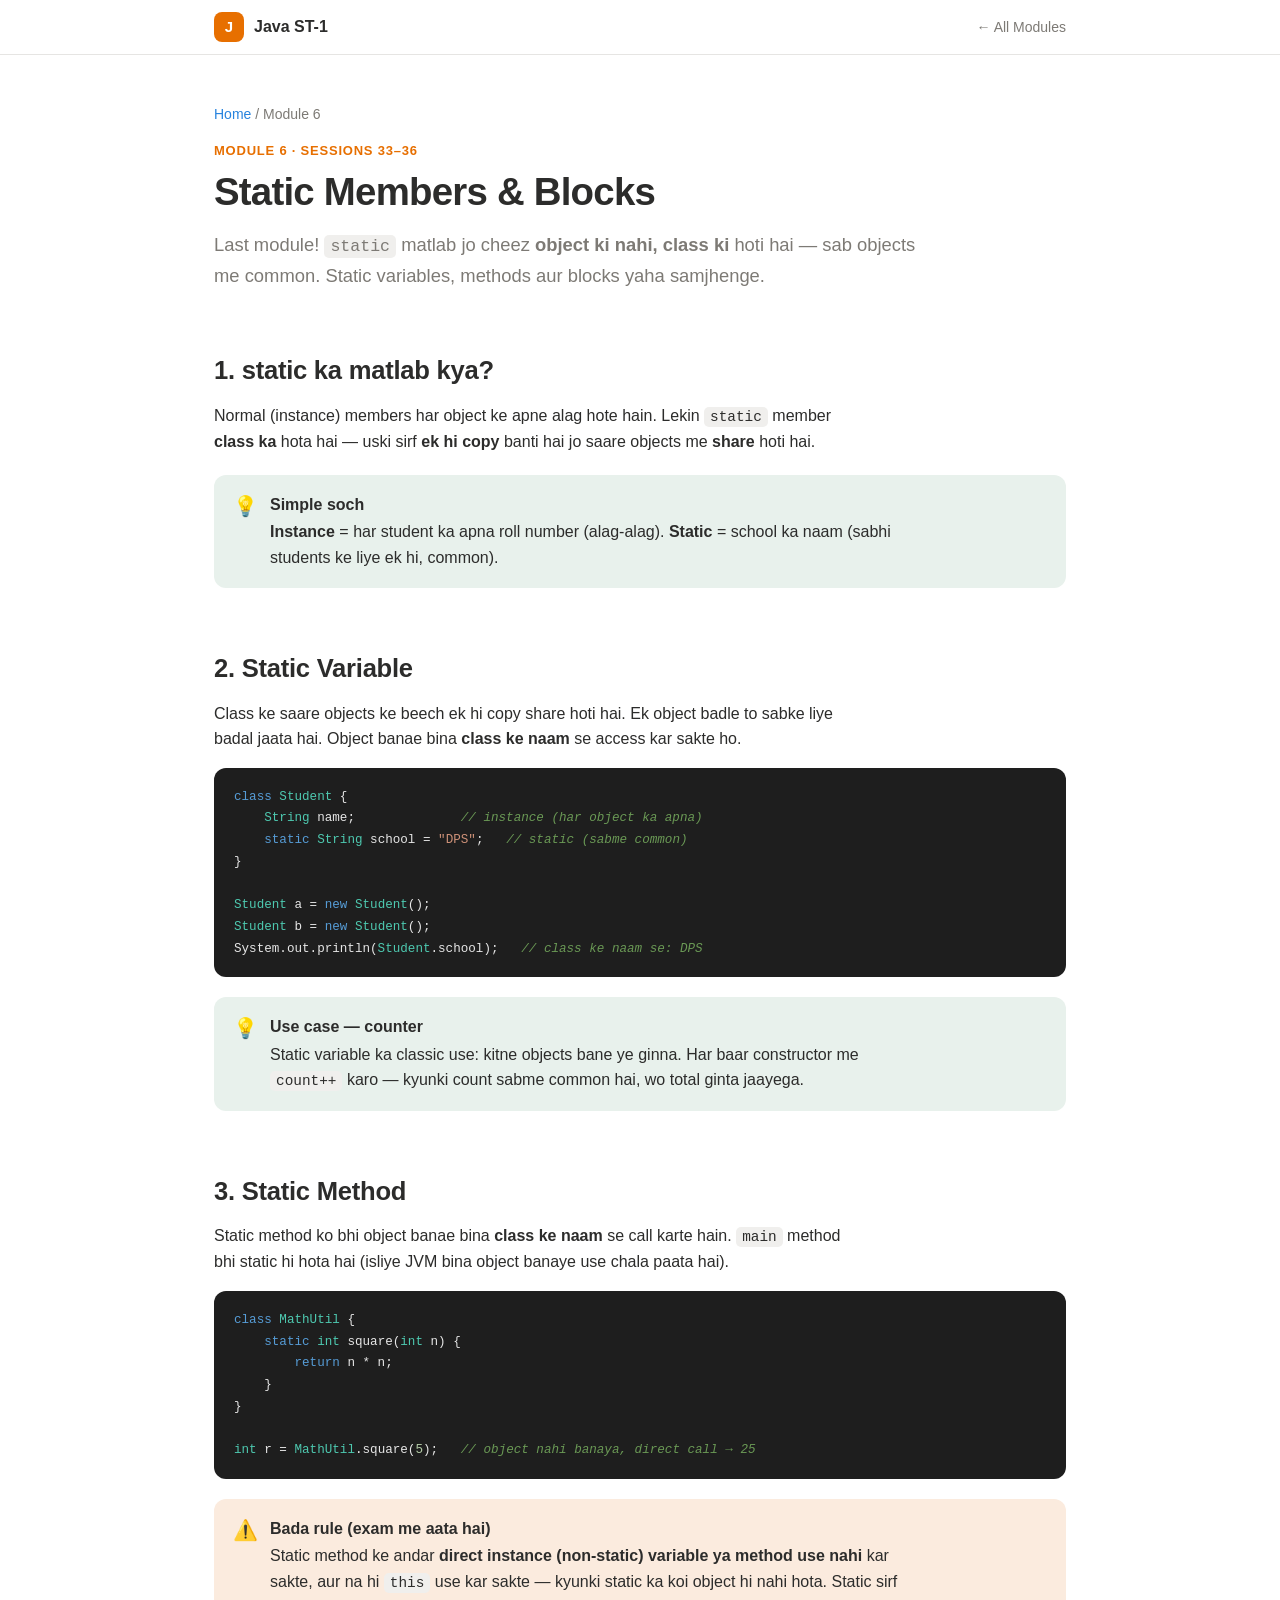
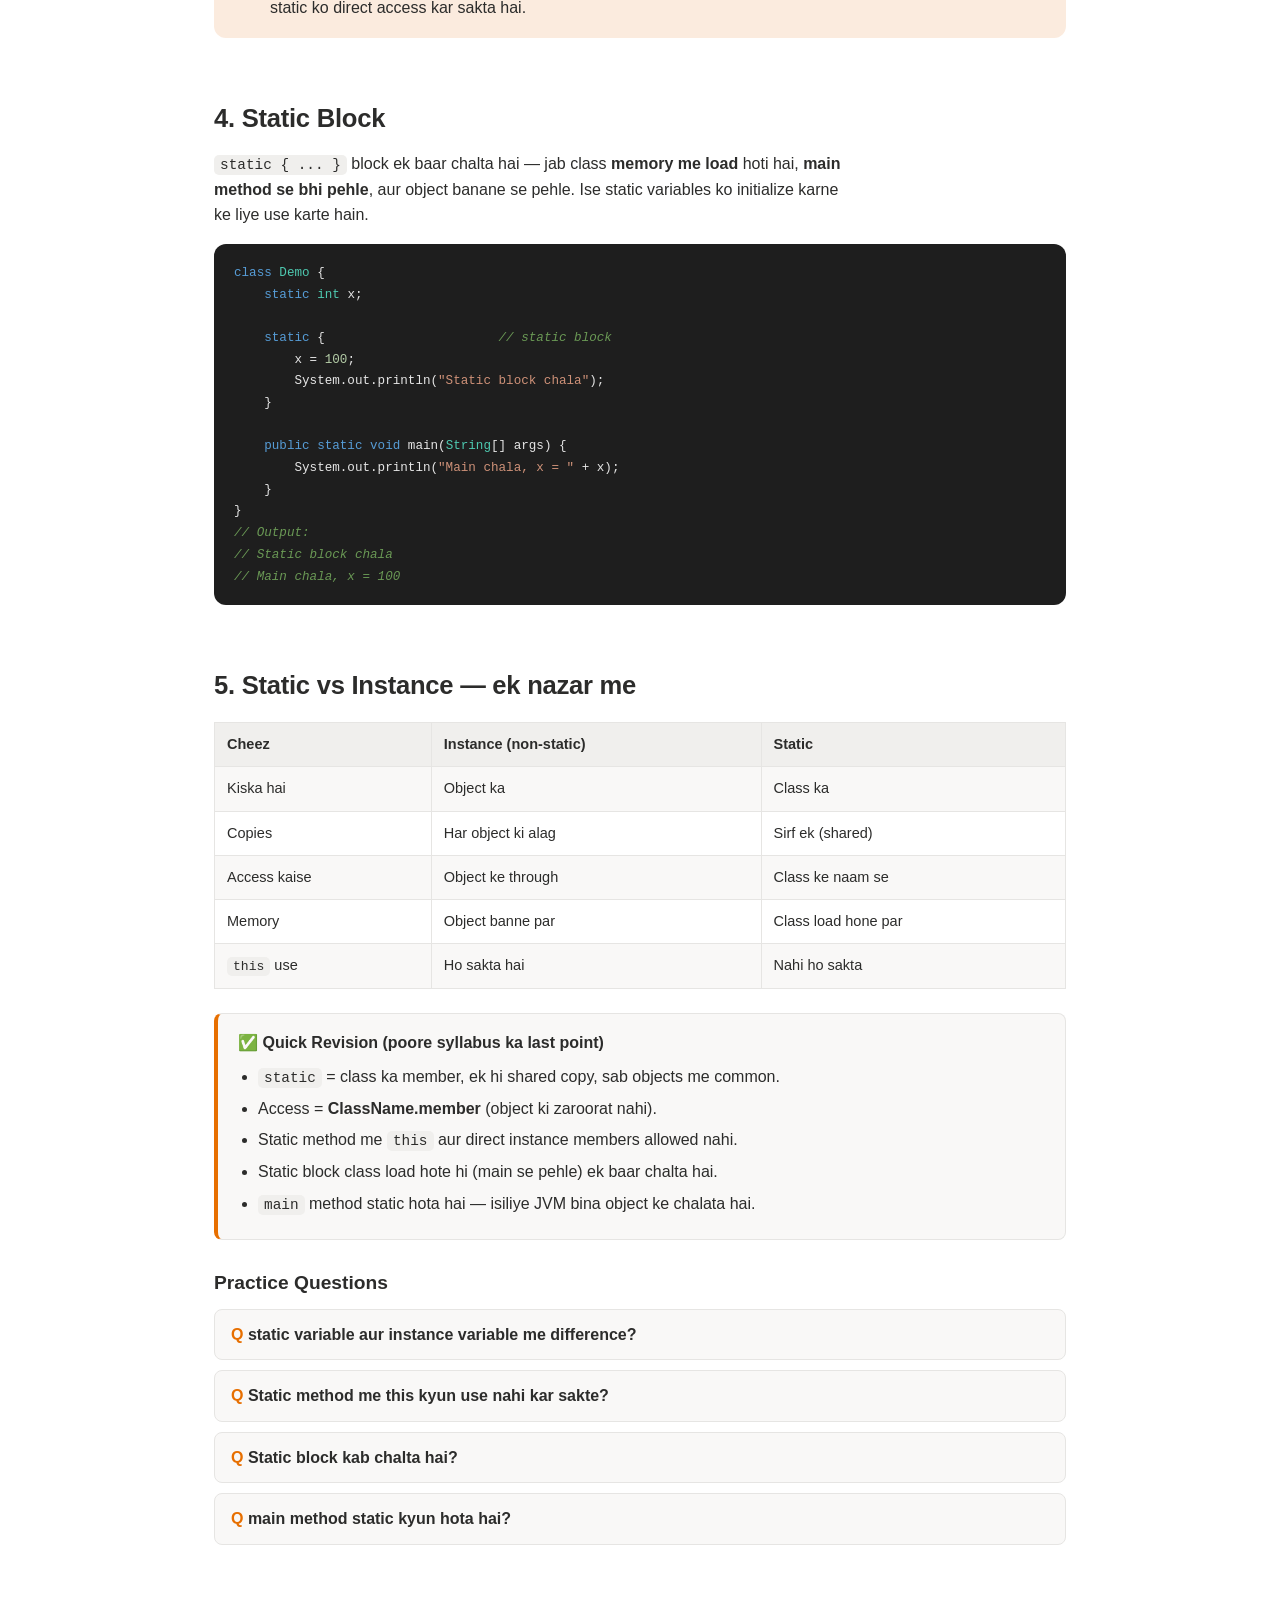
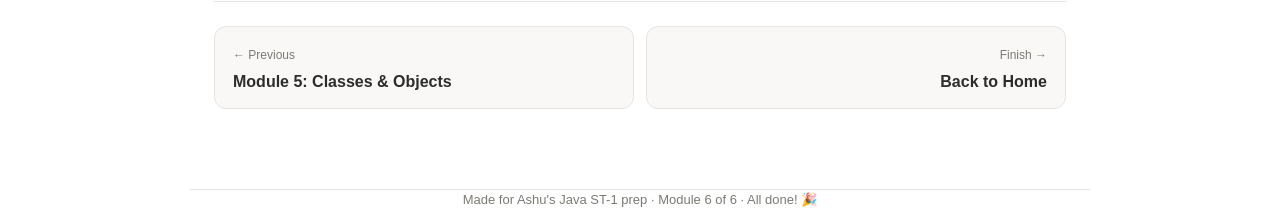
<file: static.html>
<!DOCTYPE html>
<html lang="en">
<head>
<meta charset="UTF-8">
<meta name="viewport" content="width=device-width, initial-scale=1.0">
<title>Module 6 — Static Members & Blocks | Java ST-1</title>
<meta name="description" content="static variables, static methods, static blocks aur inhe kab use karna — detail me Hinglish notes.">
<link rel="stylesheet" href="css/style.css">
</head>
<body>
<nav class="nav">
  <div class="nav-in">
    <a class="brand" href="index.html"><span class="logo">J</span> Java ST-1</a>
    <span class="spacer"></span>
    <a class="home-link" href="index.html">← All Modules</a>
  </div>
</nav>
<main>
<div class="wrap">
  <div class="crumbs"><a href="index.html">Home</a> / Module 6</div>
  <div class="eyebrow">Module 6 · Sessions 33–36</div>
  <h1>Static Members & Blocks</h1>
  <p class="lead">Last module! <code>static</code> matlab jo cheez <strong>object ki nahi, class ki</strong> hoti hai — sab objects me common. Static variables, methods aur blocks yaha samjhenge.</p>

  <h2 id="what">1. static ka matlab kya?</h2>
  <p>Normal (instance) members har object ke apne alag hote hain. Lekin <code>static</code> member <strong>class ka</strong> hota hai — uski sirf <strong>ek hi copy</strong> banti hai jo saare objects me <strong>share</strong> hoti hai.</p>
  <div class="callout tip"><span class="ico">💡</span><div><div class="t">Simple soch</div><p><strong>Instance</strong> = har student ka apna roll number (alag-alag). <strong>Static</strong> = school ka naam (sabhi students ke liye ek hi, common).</p></div></div>

  <h2 id="var">2. Static Variable</h2>
  <p>Class ke saare objects ke beech ek hi copy share hoti hai. Ek object badle to sabke liye badal jaata hai. Object banae bina <strong>class ke naam</strong> se access kar sakte ho.</p>
  <pre><code><span class="tok-key">class</span> <span class="tok-type">Student</span> {
    <span class="tok-type">String</span> name;              <span class="tok-com">// instance (har object ka apna)</span>
    <span class="tok-key">static</span> <span class="tok-type">String</span> school = <span class="tok-str">"DPS"</span>;   <span class="tok-com">// static (sabme common)</span>
}

<span class="tok-type">Student</span> a = <span class="tok-key">new</span> <span class="tok-type">Student</span>();
<span class="tok-type">Student</span> b = <span class="tok-key">new</span> <span class="tok-type">Student</span>();
System.out.println(<span class="tok-type">Student</span>.school);   <span class="tok-com">// class ke naam se: DPS</span></code></pre>
  <div class="callout tip"><span class="ico">💡</span><div><div class="t">Use case — counter</div><p>Static variable ka classic use: kitne objects bane ye ginna. Har baar constructor me <code>count++</code> karo — kyunki count sabme common hai, wo total ginta jaayega.</p></div></div>

  <h2 id="method">3. Static Method</h2>
  <p>Static method ko bhi object banae bina <strong>class ke naam</strong> se call karte hain. <code>main</code> method bhi static hi hota hai (isliye JVM bina object banaye use chala paata hai).</p>
  <pre><code><span class="tok-key">class</span> <span class="tok-type">MathUtil</span> {
    <span class="tok-key">static</span> <span class="tok-type">int</span> square(<span class="tok-type">int</span> n) {
        <span class="tok-key">return</span> n * n;
    }
}

<span class="tok-type">int</span> r = <span class="tok-type">MathUtil</span>.square(<span class="tok-num">5</span>);   <span class="tok-com">// object nahi banaya, direct call → 25</span></code></pre>
  <div class="callout warn"><span class="ico">⚠️</span><div><div class="t">Bada rule (exam me aata hai)</div><p>Static method ke andar <strong>direct instance (non-static) variable ya method use nahi</strong> kar sakte, aur na hi <code>this</code> use kar sakte — kyunki static ka koi object hi nahi hota. Static sirf static ko direct access kar sakta hai.</p></div></div>

  <h2 id="block">4. Static Block</h2>
  <p><code>static { ... }</code> block ek baar chalta hai — jab class <strong>memory me load</strong> hoti hai, <strong>main method se bhi pehle</strong>, aur object banane se pehle. Ise static variables ko initialize karne ke liye use karte hain.</p>
  <pre><code><span class="tok-key">class</span> <span class="tok-type">Demo</span> {
    <span class="tok-key">static</span> <span class="tok-type">int</span> x;

    <span class="tok-key">static</span> {                       <span class="tok-com">// static block</span>
        x = <span class="tok-num">100</span>;
        System.out.println(<span class="tok-str">"Static block chala"</span>);
    }

    <span class="tok-key">public static void</span> main(<span class="tok-type">String</span>[] args) {
        System.out.println(<span class="tok-str">"Main chala, x = "</span> + x);
    }
}
<span class="tok-com">// Output:
// Static block chala
// Main chala, x = 100</span></code></pre>

  <h2 id="vs">5. Static vs Instance — ek nazar me</h2>
  <div class="table-wrap"><table>
    <tr><th>Cheez</th><th>Instance (non-static)</th><th>Static</th></tr>
    <tr><td>Kiska hai</td><td>Object ka</td><td>Class ka</td></tr>
    <tr><td>Copies</td><td>Har object ki alag</td><td>Sirf ek (shared)</td></tr>
    <tr><td>Access kaise</td><td>Object ke through</td><td>Class ke naam se</td></tr>
    <tr><td>Memory</td><td>Object banne par</td><td>Class load hone par</td></tr>
    <tr><td><code>this</code> use</td><td>Ho sakta hai</td><td>Nahi ho sakta</td></tr>
  </table></div>

  <div class="keybox"><h4>✅ Quick Revision (poore syllabus ka last point)</h4><ul>
    <li><code>static</code> = class ka member, ek hi shared copy, sab objects me common.</li>
    <li>Access = <strong>ClassName.member</strong> (object ki zaroorat nahi).</li>
    <li>Static method me <code>this</code> aur direct instance members allowed nahi.</li>
    <li>Static block class load hote hi (main se pehle) ek baar chalta hai.</li>
    <li><code>main</code> method static hota hai — isiliye JVM bina object ke chalata hai.</li>
  </ul></div>

  <h3>Practice Questions</h3>
  <details class="qa"><summary>static variable aur instance variable me difference?</summary><div class="a">Instance variable har object ka alag hota hai. Static variable class ka hota hai — uski ek hi copy sab objects me share hoti hai.</div></details>
  <details class="qa"><summary>Static method me this kyun use nahi kar sakte?</summary><div class="a">Kyunki static method class ka hota hai, kisi object ka nahi. <code>this</code> current object ko point karta hai, aur yaha koi object hi nahi hota, isliye allowed nahi.</div></details>
  <details class="qa"><summary>Static block kab chalta hai?</summary><div class="a">Jab class memory me load hoti hai — <strong>main method aur object creation dono se pehle</strong>, aur sirf ek baar. Static variables ko set karne ke liye use hota hai.</div></details>
  <details class="qa"><summary>main method static kyun hota hai?</summary><div class="a">Taaki JVM use object banae bina, seedha <code>ClassName.main()</code> ki tarah call kar sake. Agar static na hota to pehle object banana padta, jo shuruaat me possible nahi.</div></details>

  <div class="pager">
    <a href="oop.html"><span class="dir">← Previous</span><span class="t2">Module 5: Classes & Objects</span></a>
    <a class="nx" href="index.html"><span class="dir">Finish →</span><span class="t2">Back to Home</span></a>
  </div>
</div>
</main>
<footer class="wrap">Made for Ashu's Java ST-1 prep · Module 6 of 6 · All done! 🎉</footer>
<script src="js/main.js"></script>
</body>
</html>
</file>
<file: css/style.css>
:root{
  --text:#2C2C2B; --text-2:#7D7A75; --canvas:#FFFFFF; --soft:#F9F8F7;
  --surface:#F0EFED; --border:#E6E5E3; --blue:#2783DE; --blue-soft:#E5F2FC;
  --green:#46A171; --green-soft:#E8F1EC; --orange:#D5803B; --orange-soft:#FBEBDE;
  --red:#E56458; --red-soft:#FCE9E7; --java:#E76F00;
  --radius:12px; --radius-sm:8px; --maxw:900px;
  --shadow:0 1px 2px rgba(0,0,0,.05),0 4px 12px rgba(0,0,0,.04);
  --font:-apple-system,BlinkMacSystemFont,'Segoe UI',Roboto,Helvetica,Arial,sans-serif;
  --mono:'SF Mono',Menlo,Consolas,'Liberation Mono',monospace;
}
@media (prefers-color-scheme:dark){
  :root{
    --text:#FFFFFF; --text-2:rgba(255,255,255,.65); --canvas:#191919; --soft:#202020;
    --surface:#202020; --border:rgba(255,255,255,.20); --blue:#5E9FE8; --blue-soft:rgba(94,159,232,.12);
    --green:#72BC8F; --green-soft:rgba(114,188,143,.12); --orange:#DE9255; --orange-soft:rgba(222,146,85,.12);
    --red:#E97366; --red-soft:rgba(233,115,102,.12); --java:#F58B1F;
    --shadow:0 1px 2px rgba(0,0,0,.3),0 4px 12px rgba(0,0,0,.25);
  }
}
*{box-sizing:border-box;margin:0;padding:0}
html{scroll-behavior:smooth}
@media (prefers-reduced-motion:reduce){html{scroll-behavior:auto}*{animation:none!important;transition:none!important}}
body{font-family:var(--font);color:var(--text);background:var(--canvas);line-height:1.6;font-size:16px;-webkit-font-smoothing:antialiased}
a{color:var(--blue);text-decoration:none}
a:hover{text-decoration:underline}

/* Nav */
.nav{position:sticky;top:0;z-index:50;background:color-mix(in srgb,var(--canvas) 88%,transparent);backdrop-filter:blur(12px);border-bottom:1px solid var(--border)}
.nav-in{max-width:var(--maxw);margin:0 auto;display:flex;align-items:center;gap:16px;padding:12px 24px}
.brand{display:flex;align-items:center;gap:10px;font-weight:700;color:var(--text)}
.brand:hover{text-decoration:none}
.brand .logo{width:30px;height:30px;border-radius:8px;background:var(--java);color:#fff;display:grid;place-items:center;font-weight:800;font-size:15px}
.nav .spacer{flex:1}
.nav .home-link{font-size:14px;color:var(--text-2);font-weight:500}

/* Layout */
.wrap{max-width:var(--maxw);margin:0 auto;padding:0 24px}
main{padding:48px 0 80px}
.crumbs{font-size:14px;color:var(--text-2);margin-bottom:16px}
.eyebrow{font-size:13px;font-weight:700;letter-spacing:.06em;text-transform:uppercase;color:var(--java)}
h1{font-size:2.4rem;line-height:1.15;letter-spacing:-.02em;margin:8px 0 16px}
h2{font-size:1.6rem;letter-spacing:-.01em;margin:48px 0 12px;padding-top:12px}
h3{font-size:1.2rem;margin:28px 0 8px}
p{margin:12px 0;max-width:72ch}
ul,ol{margin:12px 0 12px 24px}
li{margin:6px 0}
strong{font-weight:650}
.lead{font-size:1.15rem;color:var(--text-2);max-width:70ch}

/* Hero */
.hero{padding:56px 0 32px;text-align:center}
.hero h1{font-size:2.9rem}
.hero .lead{margin:0 auto}
.hero-badges{display:flex;gap:8px;justify-content:center;flex-wrap:wrap;margin-top:24px}
.badge{font-size:13px;font-weight:600;padding:6px 12px;border-radius:999px;background:var(--surface);color:var(--text-2)}

/* Cards grid */
.grid{display:grid;grid-template-columns:repeat(2,1fr);gap:16px;margin:32px 0}
.card{display:block;border:1px solid var(--border);border-radius:var(--radius);padding:22px;background:var(--soft);color:var(--text);transition:transform .18s ease,box-shadow .18s ease,border-color .18s ease;will-change:transform}
.card:hover{text-decoration:none;transform:translateY(-3px);box-shadow:var(--shadow);border-color:var(--blue)}
.card .num{font-size:13px;font-weight:700;color:var(--java)}
.card h3{margin:6px 0 6px;font-size:1.15rem}
.card p{font-size:14px;color:var(--text-2);margin:0}
.card .sess{display:inline-block;margin-top:14px;font-size:12px;font-weight:600;color:var(--text-2);background:var(--surface);padding:4px 10px;border-radius:999px}

/* Callouts */
.callout{display:flex;gap:12px;border-radius:var(--radius);padding:16px 18px;margin:20px 0;border:1px solid var(--border);background:var(--soft)}
.callout .ico{font-size:20px;line-height:1.4}
.callout.tip{background:var(--green-soft);border-color:transparent}
.callout.warn{background:var(--orange-soft);border-color:transparent}
.callout.exam{background:var(--blue-soft);border-color:transparent}
.callout p{margin:0}
.callout .t{font-weight:700;margin-bottom:2px}

/* Code */
pre{background:#1e1e1e;color:#e6e6e6;border-radius:var(--radius);padding:18px 20px;overflow-x:auto;margin:16px 0;font-family:var(--mono);font-size:14px;line-height:1.55}
pre code{font-family:var(--mono)}
code{font-family:var(--mono);font-size:.9em;background:var(--surface);padding:2px 6px;border-radius:5px}
pre code{background:none;padding:0}
.k{color:#569cd6}.s{color:#ce9178}.c{color:#6a9955;font-style:italic}.t{ }
.tok-key{color:#569cd6}.tok-str{color:#ce9178}.tok-com{color:#6a9955;font-style:italic}.tok-num{color:#b5cea8}.tok-type{color:#4ec9b0}

/* Tables */
.table-wrap{overflow-x:auto;margin:16px 0}
table{border-collapse:collapse;width:100%;font-size:14.5px;min-width:420px}
th,td{border:1px solid var(--border);padding:10px 12px;text-align:left;vertical-align:top}
th{background:var(--surface);font-weight:650}
tr:nth-child(even) td{background:var(--soft)}

/* Key points box */
.keybox{border:1px solid var(--border);border-left:4px solid var(--java);border-radius:var(--radius-sm);padding:16px 20px;margin:24px 0;background:var(--soft)}
.keybox h4{margin:0 0 8px;font-size:1rem}
.keybox ul{margin:0 0 0 20px}

/* Pager */
.pager{display:flex;justify-content:space-between;gap:12px;margin-top:56px;border-top:1px solid var(--border);padding-top:24px}
.pager a{flex:1;border:1px solid var(--border);border-radius:var(--radius);padding:14px 18px;background:var(--soft);color:var(--text)}
.pager a:hover{text-decoration:none;border-color:var(--blue)}
.pager .dir{font-size:12px;color:var(--text-2)}
.pager .nx{text-align:right}
.pager span.t2{display:block;font-weight:650;margin-top:2px}

footer{border-top:1px solid var(--border);padding:24px 0;color:var(--text-2);font-size:13px;text-align:center}

/* Q&A / revision */
.qa{border:1px solid var(--border);border-radius:var(--radius-sm);margin:10px 0;overflow:hidden;background:var(--soft)}
.qa summary{cursor:pointer;padding:12px 16px;font-weight:600;list-style:none}
.qa summary::-webkit-details-marker{display:none}
.qa summary::before{content:'Q  ';color:var(--java);font-weight:800}
.qa[open] summary{border-bottom:1px solid var(--border)}
.qa .a{padding:12px 16px}

@media (max-width:640px){
  .wrap,.nav-in{padding-left:16px;padding-right:16px}
  .grid{grid-template-columns:1fr}
  h1{font-size:2rem}.hero h1{font-size:2.2rem}
  main{padding:32px 0 64px}
}
</file>
